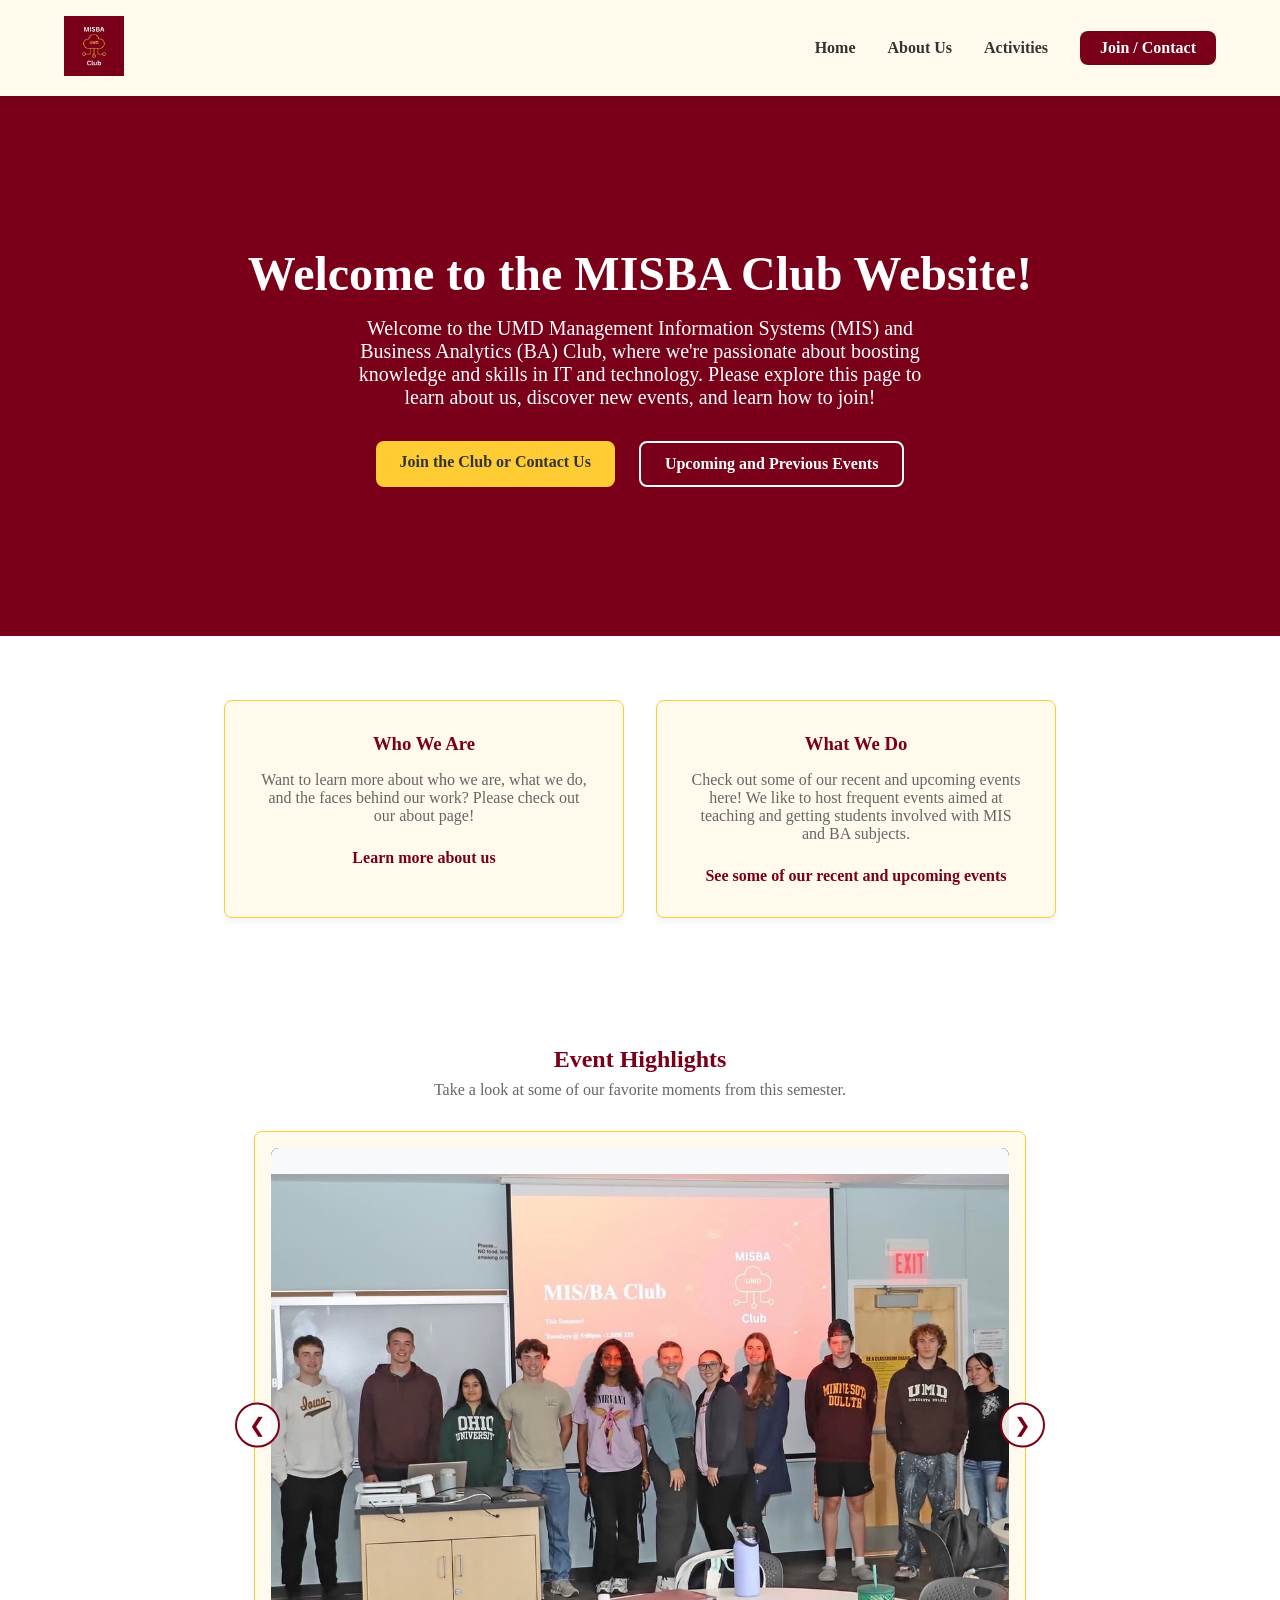
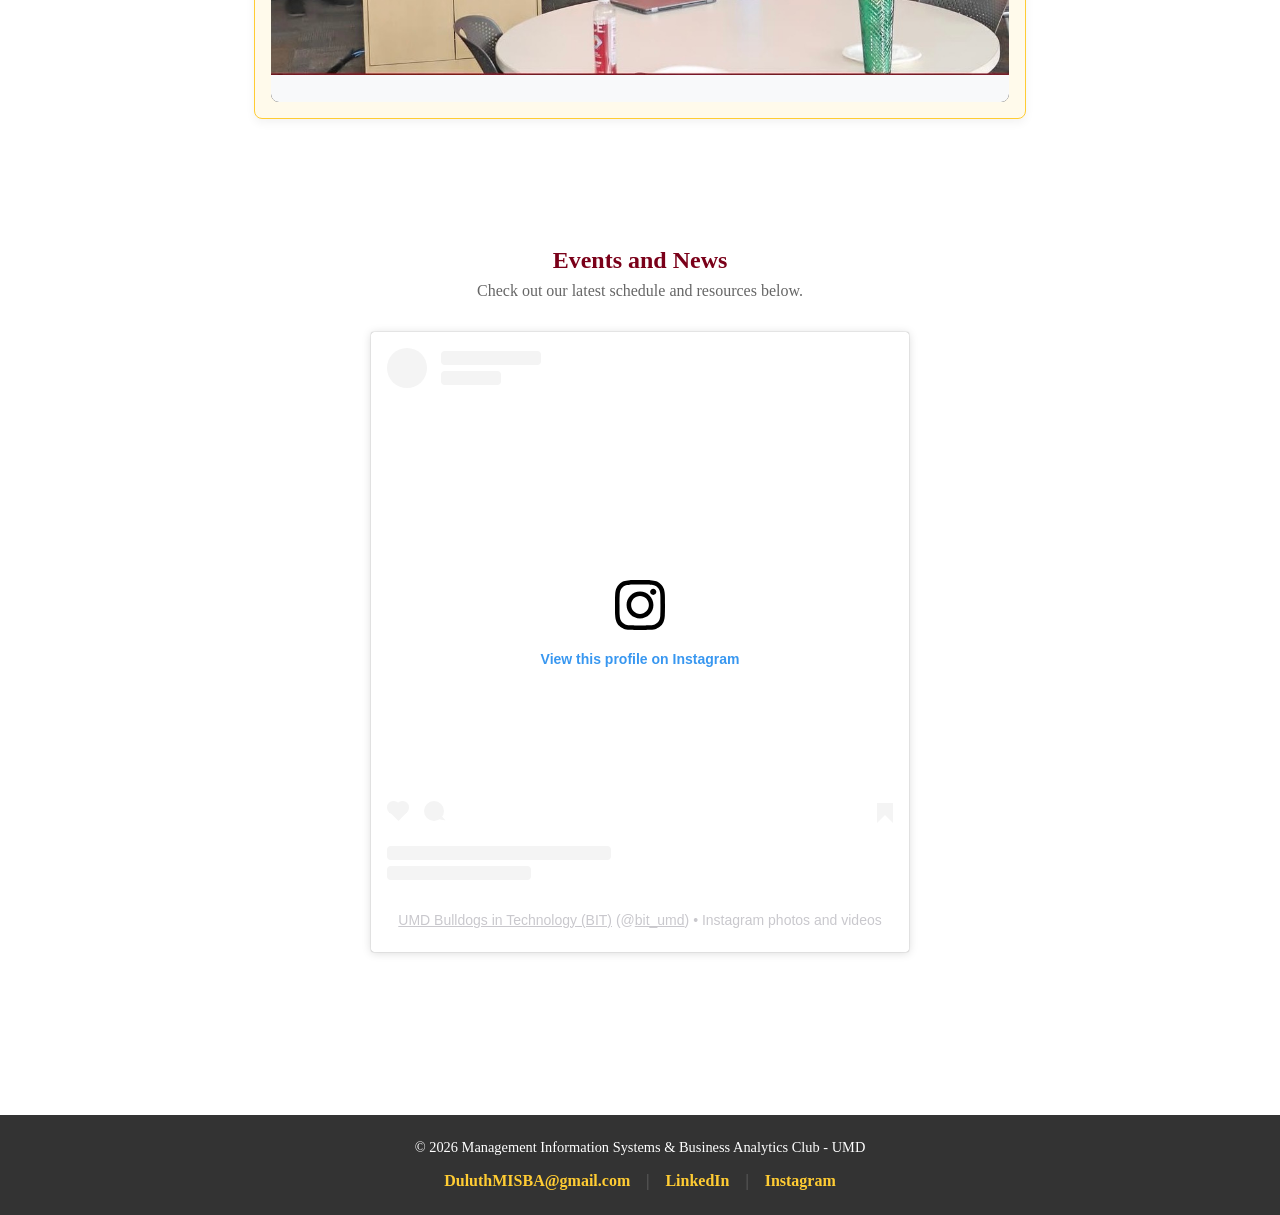
<file: index.html>
<!DOCTYPE html>
<html lang="en">
<head> 
  <meta charset="UTF-8">
  <meta name="viewport" content="width=device-width, initial-scale=1.0">
  <!-- Nothing above this line should need to be changed with the current layout.-->
  <title>MISBA Club | UMD</title> <!-- This is the site title that shows in your browser tab. Please update if desired. It is currently the same on all pages. -->
  <link rel="stylesheet" href="css/style.css"><!-- IMPORTANT! DO NOT DELETE! This contans all of the page's visual elements. If this is deleted, the page will look gross and will most likely break.-->
</head>
<body>
 <header class="main-header"> <!-- Everything within this section will appear in the header at the top of the page. It will be the same across all pages. If you choose to update it, make sure you update all other pages accordingly. That can be done by copy and pasting the new code in place of the old one. -->
    <div class="header-logo">
      <a href="/"> <!-- This links the header logo to the homepage-->
        <img src="assets/images/Logo.jpeg" alt="MISBA Club Logo"> <!--The header logo. This can be changed just be sure that the file name and path is correct.-->
      </a>
    </div>

    <button class="menu-toggle" id="mobile-menu-btn" aria-label="Toggle navigation"> <!-- This is the hamburger menu that only appears on mobile-->
      <svg viewBox="0 0 24 24" width="28" height="28" stroke="currentColor" stroke-width="2" fill="none" stroke-linecap="round" stroke-linejoin="round">
        <line x1="3" y1="12" x2="21" y2="12"></line>
        <line x1="3" y1="6" x2="21" y2="6"></line>
        <line x1="3" y1="18" x2="21" y2="18"></line>
      </svg>
    </button>

    <nav class="main-nav" id="nav-links"> <!-- The links that show on a computer -->
      <a href="/">Home</a> <!-- the "/" links it to the homepage without showing "/index",which gives the site a cleaner look overall-->
      <a href="about">About Us</a> 
      <a href="activities">Activities</a>
      <a href="contact" class="nav-btn">Join / Contact</a>
    </nav>
  </header>

  <main class="page-content">
    
    <section class="hero"> <!-- Everything within this section is the maroon space at the top of the index page. -->
      <div class="hero-content">
        <h1>Welcome to the MISBA Club Website!</h1>
        <p>Welcome to the UMD Management Information Systems (MIS) and Business Analytics (BA) Club, where we're passionate about boosting knowledge and skills in IT and technology. Please explore this page to learn about us, discover new events, and learn how to join!</p>
         
        <div class="hero-buttons"> <!-- These are the buttons that appear within the maroon section at the top of the page. They can be changed as desired. If linking to a page within this site, no need to include ".html", you can just enter the name of the page ex:"about". -->
          <a href="contact" class="btn btn-primary">Join the Club or Contact Us</a>
          <a href="activities" class="btn btn-secondary">Upcoming and Previous Events</a>
        </div>
      </div>
    </section>

    <section class="quick-summary"> <!-- This section contains the cards which call on users to interact with the page. -->
      
      <div class="summary-card"> <!-- This is the first card -->
        <h3>Who We Are</h3>
        <p>Want to learn more about who we are, what we do, and the faces behind our work? Please check out our about page!</p>
        <a href="about">Learn more about us</a>
      </div>
      
      <div class="summary-card"> <!-- This is the second card -->
        <h3>What We Do</h3>
        <p>Check out some of our recent and upcoming events here! We like to host frequent events aimed at teaching and getting students involved with MIS and BA subjects.</p>        
        <a href="activities">See some of our recent and upcoming events</a>
      </div>

    </section>

    <section class="gallery-section"> <!-- This is the image gallery! To update it, you can go to script.js and follow the instructions there. -->
      <h2>Event Highlights</h2>
      <p>Take a look at some of our favorite moments from this semester.</p>

      <div class="gallery-wrapper">
        <button class="gallery-btn prev-btn" aria-label="Previous image">&#10094;</button>

        <div class="gallery-track" id="galleryTrack"></div>

        <button class="gallery-btn next-btn" aria-label="Next image">&#10095;</button>
      </div>
    </section>

    <section class="live-embed-section"> <!-- This is the MISBA Club Instagram account embedded into the page. It should update on its own as new posts are made. -->
      <h2>Events and News</h2>
      <p>Check out our latest schedule and resources below.</p>
      
      <div class="embed-wrapper">
       <blockquote class="instagram-media" data-instgrm-permalink="https://www.instagram.com/bit_umd/?utm_source=ig_embed&amp;utm_campaign=loading" data-instgrm-version="14" style=" background:#FFF; border:0; border-radius:3px; box-shadow:0 0 1px 0 rgba(0,0,0,0.5),0 1px 10px 0 rgba(0,0,0,0.15); margin: 1px; max-width:540px; min-width:326px; padding:0; width:99.375%; width:-webkit-calc(100% - 2px); width:calc(100% - 2px);"><div style="padding:16px;"> <a href="https://www.instagram.com/bit_umd/?utm_source=ig_embed&amp;utm_campaign=loading" style=" background:#FFFFFF; line-height:0; padding:0 0; text-align:center; text-decoration:none; width:100%;" target="_blank"> <div style=" display: flex; flex-direction: row; align-items: center;"> <div style="background-color: #F4F4F4; border-radius: 50%; flex-grow: 0; height: 40px; margin-right: 14px; width: 40px;"></div> <div style="display: flex; flex-direction: column; flex-grow: 1; justify-content: center;"> <div style=" background-color: #F4F4F4; border-radius: 4px; flex-grow: 0; height: 14px; margin-bottom: 6px; width: 100px;"></div> <div style=" background-color: #F4F4F4; border-radius: 4px; flex-grow: 0; height: 14px; width: 60px;"></div></div></div><div style="padding: 19% 0;"></div> <div style="display:block; height:50px; margin:0 auto 12px; width:50px;"><svg width="50px" height="50px" viewBox="0 0 60 60" version="1.1" xmlns="https://www.w3.org/2000/svg" xmlns:xlink="https://www.w3.org/1999/xlink"><g stroke="none" stroke-width="1" fill="none" fill-rule="evenodd"><g transform="translate(-511.000000, -20.000000)" fill="#000000"><g><path d="M556.869,30.41 C554.814,30.41 553.148,32.076 553.148,34.131 C553.148,36.186 554.814,37.852 556.869,37.852 C558.924,37.852 560.59,36.186 560.59,34.131 C560.59,32.076 558.924,30.41 556.869,30.41 M541,60.657 C535.114,60.657 530.342,55.887 530.342,50 C530.342,44.114 535.114,39.342 541,39.342 C546.887,39.342 551.658,44.114 551.658,50 C551.658,55.887 546.887,60.657 541,60.657 M541,33.886 C532.1,33.886 524.886,41.1 524.886,50 C524.886,58.899 532.1,66.113 541,66.113 C549.9,66.113 557.115,58.899 557.115,50 C557.115,41.1 549.9,33.886 541,33.886 M565.378,62.101 C565.244,65.022 564.756,66.606 564.346,67.663 C563.803,69.06 563.154,70.057 562.106,71.106 C561.058,72.155 560.06,72.803 558.662,73.347 C557.607,73.757 556.021,74.244 553.102,74.378 C549.944,74.521 548.997,74.552 541,74.552 C533.003,74.552 532.056,74.521 528.898,74.378 C525.979,74.244 524.393,73.757 523.338,73.347 C521.94,72.803 520.942,72.155 519.894,71.106 C518.846,70.057 518.197,69.06 517.654,67.663 C517.244,66.606 516.755,65.022 516.623,62.101 C516.479,58.943 516.448,57.996 516.448,50 C516.448,42.003 516.479,41.056 516.623,37.899 C516.755,34.978 517.244,33.391 517.654,32.338 C518.197,30.938 518.846,29.942 519.894,28.894 C520.942,27.846 521.94,27.196 523.338,26.654 C524.393,26.244 525.979,25.756 528.898,25.623 C532.057,25.479 533.004,25.448 541,25.448 C548.997,25.448 549.943,25.479 553.102,25.623 C556.021,25.756 557.607,26.244 558.662,26.654 C560.06,27.196 561.058,27.846 562.106,28.894 C563.154,29.942 563.803,30.938 564.346,32.338 C564.756,33.391 565.244,34.978 565.378,37.899 C565.522,41.056 565.552,42.003 565.552,50 C565.552,57.996 565.522,58.943 565.378,62.101 M570.82,37.631 C570.674,34.438 570.167,32.258 569.425,30.349 C568.659,28.377 567.633,26.702 565.965,25.035 C564.297,23.368 562.623,22.342 560.652,21.575 C558.743,20.834 556.562,20.326 553.369,20.18 C550.169,20.033 549.148,20 541,20 C532.853,20 531.831,20.033 528.631,20.18 C525.438,20.326 523.257,20.834 521.349,21.575 C519.376,22.342 517.703,23.368 516.035,25.035 C514.368,26.702 513.342,28.377 512.574,30.349 C511.834,32.258 511.326,34.438 511.181,37.631 C511.035,40.831 511,41.851 511,50 C511,58.147 511.035,59.17 511.181,62.369 C511.326,65.562 511.834,67.743 512.574,69.651 C513.342,71.625 514.368,73.296 516.035,74.965 C517.703,76.634 519.376,77.658 521.349,78.425 C523.257,79.167 525.438,79.673 528.631,79.82 C531.831,79.965 532.853,80.001 541,80.001 C549.148,80.001 550.169,79.965 553.369,79.82 C556.562,79.673 558.743,79.167 560.652,78.425 C562.623,77.658 564.297,76.634 565.965,74.965 C567.633,73.296 568.659,71.625 569.425,69.651 C570.167,67.743 570.674,65.562 570.82,62.369 C570.966,59.17 571,58.147 571,50 C571,41.851 570.966,40.831 570.82,37.631"></path></g></g></g></svg></div><div style="padding-top: 8px;"> <div style=" color:#3897f0; font-family:Arial,sans-serif; font-size:14px; font-style:normal; font-weight:550; line-height:18px;">View this profile on Instagram</div></div><div style="padding: 12.5% 0;"></div> <div style="display: flex; flex-direction: row; margin-bottom: 14px; align-items: center;"><div> <div style="background-color: #F4F4F4; border-radius: 50%; height: 12.5px; width: 12.5px; transform: translateX(0px) translateY(7px);"></div> <div style="background-color: #F4F4F4; height: 12.5px; transform: rotate(-45deg) translateX(3px) translateY(1px); width: 12.5px; flex-grow: 0; margin-right: 14px; margin-left: 2px;"></div> <div style="background-color: #F4F4F4; border-radius: 50%; height: 12.5px; width: 12.5px; transform: translateX(9px) translateY(-18px);"></div></div><div style="margin-left: 8px;"> <div style=" background-color: #F4F4F4; border-radius: 50%; flex-grow: 0; height: 20px; width: 20px;"></div> <div style=" width: 0; height: 0; border-top: 2px solid transparent; border-left: 6px solid #f4f4f4; border-bottom: 2px solid transparent; transform: translateX(16px) translateY(-4px) rotate(30deg)"></div></div><div style="margin-left: auto;"> <div style=" width: 0px; border-top: 8px solid #F4F4F4; border-right: 8px solid transparent; transform: translateY(16px);"></div> <div style=" background-color: #F4F4F4; flex-grow: 0; height: 12px; width: 16px; transform: translateY(-4px);"></div> <div style=" width: 0; height: 0; border-top: 8px solid #F4F4F4; border-left: 8px solid transparent; transform: translateY(-4px) translateX(8px);"></div></div></div> <div style="display: flex; flex-direction: column; flex-grow: 1; justify-content: center; margin-bottom: 24px;"> <div style=" background-color: #F4F4F4; border-radius: 4px; flex-grow: 0; height: 14px; margin-bottom: 6px; width: 224px;"></div> <div style=" background-color: #F4F4F4; border-radius: 4px; flex-grow: 0; height: 14px; width: 144px;"></div></div></a><p style=" color:#c9c8cd; font-family:Arial,sans-serif; font-size:14px; line-height:17px; margin-bottom:0; margin-top:8px; overflow:hidden; padding:8px 0 7px; text-align:center; text-overflow:ellipsis; white-space:nowrap;"><a href="https://www.instagram.com/bit_umd/?utm_source=ig_embed&amp;utm_campaign=loading" style=" color:#c9c8cd; font-family:Arial,sans-serif; font-size:14px; font-style:normal; font-weight:normal; line-height:17px;" target="_blank">UMD Bulldogs in Technology (BIT)</a> (@<a href="https://www.instagram.com/bit_umd/?utm_source=ig_embed&amp;utm_campaign=loading" style=" color:#c9c8cd; font-family:Arial,sans-serif; font-size:14px; font-style:normal; font-weight:normal; line-height:17px;" target="_blank">bit_umd</a>) • Instagram photos and videos</p></div></blockquote>
<script async src="//www.instagram.com/embed.js"></script>
      </div>
    </section>
  </main>

  <footer class="main-footer"> <!-- Everything within this section will appear in the footer at the bottom of the page. It will be the same across all sites. If you choose to update it, make sure you update all other pages accordingly. That can be done by copy and pasting the new code in place of the old one. -->
    <div class="footer-content">
      <p>&copy; 2026 Management Information Systems & Business Analytics Club - UMD</p> <!-- Copyrighgt statement -->
      
      <div class="footer-links">
        <a href="mailto:DuluthMISBA@gmail.com">DuluthMISBA@gmail.com</a> <!-- Launches the user's email application to send an email -->
        <span>|</span>
        <a href="https://www.linkedin.com/in/mis-ba-duluth/" target="_blank">LinkedIn</a> <!-- The MISBAC Linkedin -->
        <span>|</span>
        <a href="https://www.instagram.com/bit_umd/" target="_blank">Instagram</a> <!-- The MISBAC Instagram-->
      </div>
    </div>
  </footer>

  <script src="js/script.js"></script> <!-- THIS IS IMPORTANT, DO NOT DELETE IT! This is what tells the page to reference script.js for key functions. If you delete this, it will damage overall site functionality. -->
</body>
</html>
</file>
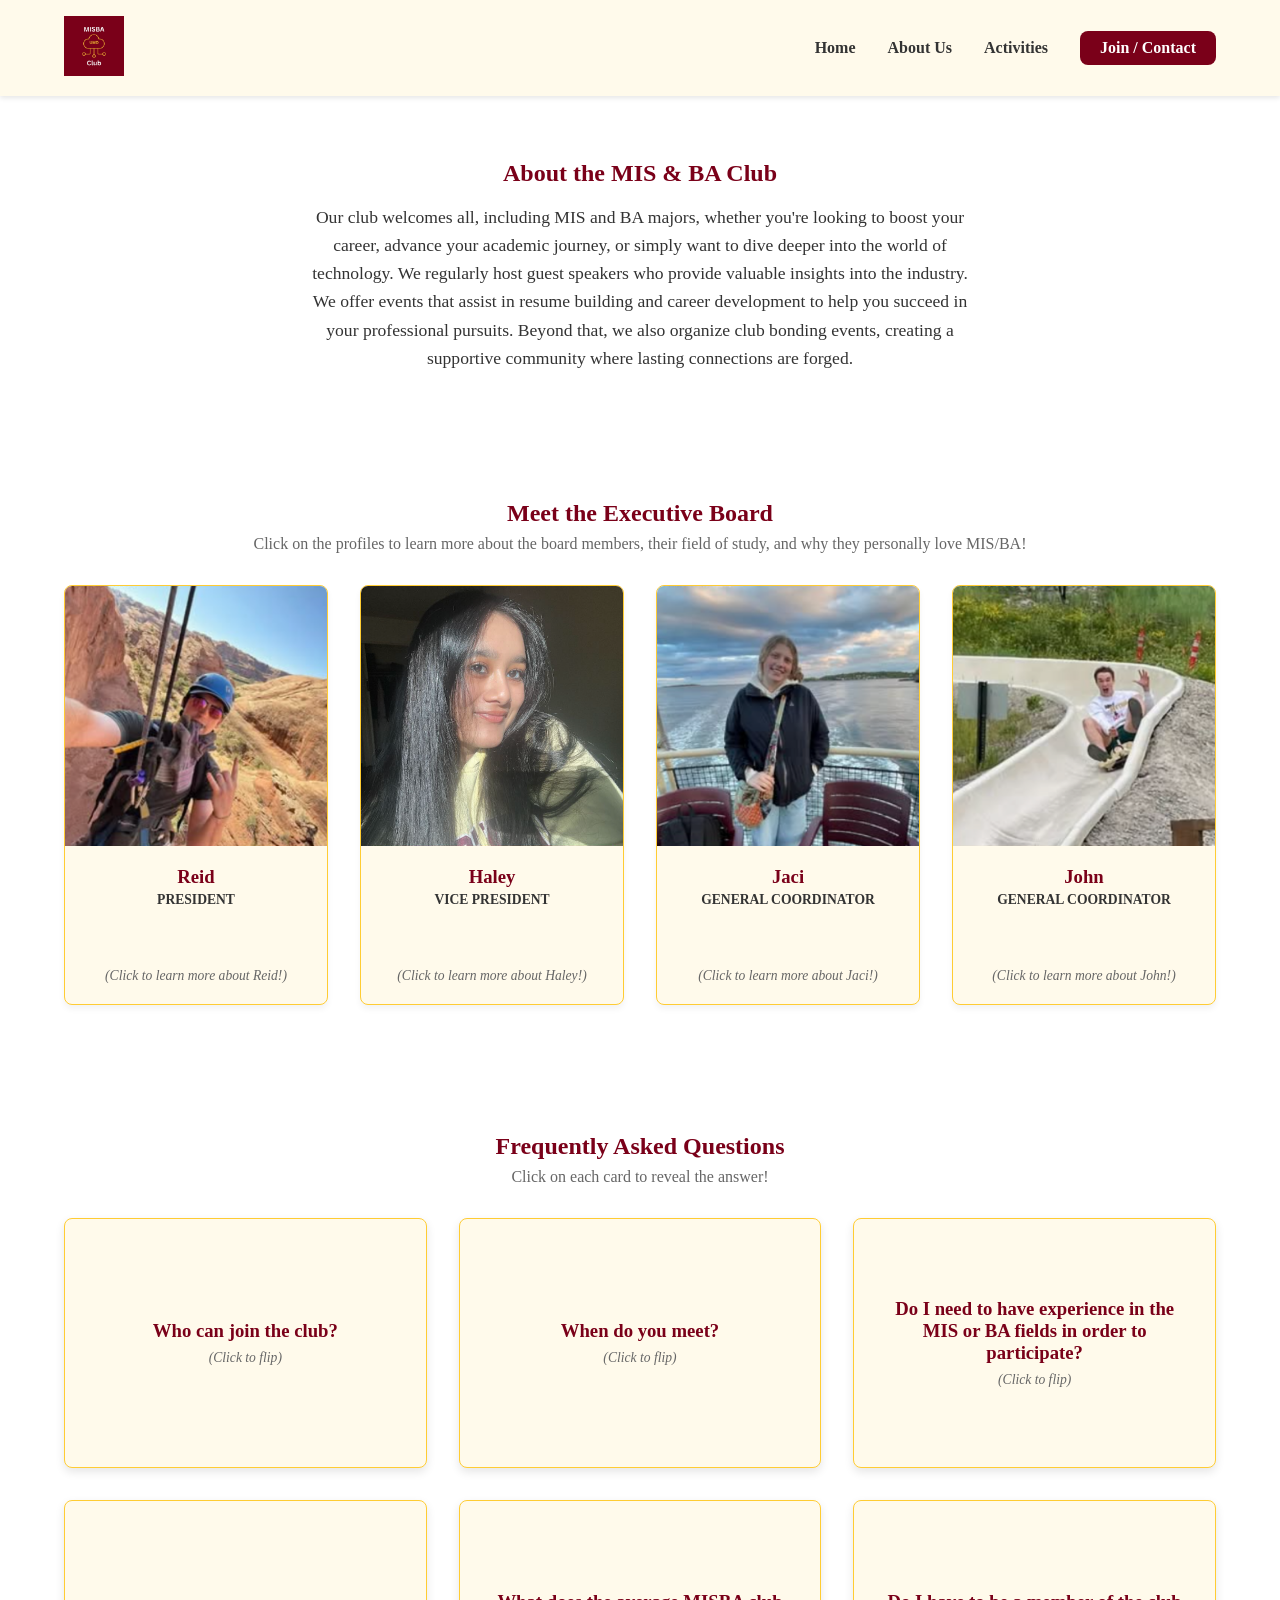
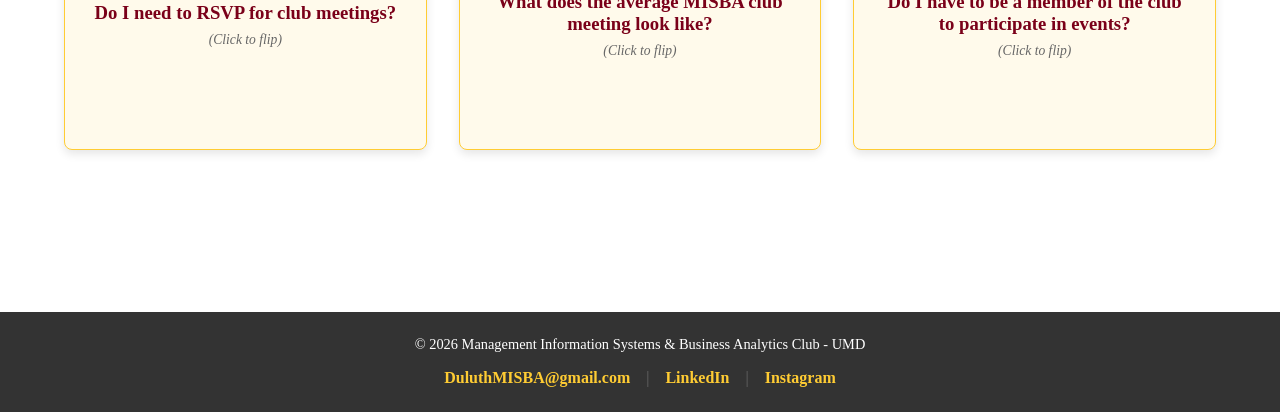
<file: about.html>
<!DOCTYPE html>
<html lang="en">
<head> 
  <meta charset="UTF-8">
  <meta name="viewport" content="width=device-width, initial-scale=1.0">
   <!-- Nothing above this line should need to be changed with the current layout.-->
  <title>MISBA Club | UMD</title> <!-- This is the site title that shows in your browser tab. Please update if desired. It is currently the same on all pages. -->
  <link rel="stylesheet" href="css/style.css"><!-- IMPORTANT! DO NOT DELETE! This contans all of the page's visual elements. If this is deleted, the page will look gross and will most likely break.-->
</head>
<body>
 <header class="main-header"> <!-- Everything within this section will appear in the header at the top of the page. It will be the same across all pages. If you choose to update it, make sure you update all other pages accordingly. That can be done by copy and pasting the new code in place of the old one. -->
    <div class="header-logo">
      <a href="/"> <!-- This links the header logo to the homepage-->
        <img src="assets/images/Logo.jpeg" alt="MISBA Club Logo"> <!--The header logo. This can be changed just be sure that the file name and path is correct.-->
      </a>
    </div>

    <button class="menu-toggle" id="mobile-menu-btn" aria-label="Toggle navigation"> <!-- This is the hamburger menu that only appears on mobile-->
      <svg viewBox="0 0 24 24" width="28" height="28" stroke="currentColor" stroke-width="2" fill="none" stroke-linecap="round" stroke-linejoin="round">
        <line x1="3" y1="12" x2="21" y2="12"></line>
        <line x1="3" y1="6" x2="21" y2="6"></line>
        <line x1="3" y1="18" x2="21" y2="18"></line>
      </svg>
    </button>

    <nav class="main-nav" id="nav-links"> <!-- The links that show on a computer -->
      <a href="/">Home</a> <!-- the "/" links it to the homepage without showing "/index",which gives the site a cleaner look overall-->
      <a href="about">About Us</a> 
      <a href="activities">Activities</a>
      <a href="contact" class="nav-btn">Join / Contact</a>
    </nav>
  </header>

  <main class="page-content">
    
    <section class="about-intro"> <!-- Overview of the MISBA Club -->
      <h2>About the MIS & BA Club</h2>
      <p>Our club welcomes all, including MIS and BA majors, whether you're looking to boost your career, advance your academic journey, or simply want to dive deeper into the world of technology. We regularly host guest speakers who provide valuable insights into the industry. We offer events that assist in resume building and career development to help you succeed in your professional pursuits. Beyond that, we also organize club bonding events, creating a supportive community where lasting connections are forged.</p>    
    </section>

    <section class="board-section"> <!-- This is the section that contains all of the board member information -->
      <h2>Meet the Executive Board</h2>
      <p>Click on the profiles to learn more about the board members, their field of study, and why they personally love MIS/BA!</p>
      
      <div class="board-grid"> <!-- Where the actual cards are located -->
        
        <div class="board-card"> <!-- This is the front of the first card. -->
          <img src="assets/images/board/P.png" alt="Reid" class="board-photo"> <!-- This is the photo on the card. When changing photos, it will be easiest to keep the current names, P.png, VP.png, GC1.png, GC2.png. This way you can just upload the new photos, delete the old ones, and the site wil update on its own. If adding more cards and/or changing photos, make sure that they are placed in the correct folder, and that the path is correct. Additionally, make sure to update the "alt" when changing photos so that the description accurately matches the photo. -->
           <div class="board-info">
            <h3>Reid</h3> <!-- Name -->
            <p class="board-title">President</p> <!-- Role -->
            <p class="click-hint">(Click to learn more about Reid!)</p> <!-- Update to match name -->
          </div>

          <div class="board-overlay"> <!-- This is the back of the first card -->
            <h3>Reid - President</h3> <!-- Name - Role -->
            <hr style="width: 50%; margin: 0.5rem auto 1rem auto; border: 1px solid var(--secondary-color);">
            <p><strong>Major:</strong> Actuary Science</p> <!-- Major -->
            <p><strong>Minor:</strong> Business Analytics</p> <!-- Minor. This is optional. If not applicable, it can be deleted entirely. If the card doesn't have this, you can copy it over to that card. -->
            <p><strong>Year:</strong> Junior</p> <!-- Year in school -->
            <p><strong>Why I love MISBA:</strong> "Gives me the opportunity to be a part of the cutting edge of something. It also creates different perspectives, and by tracking and analyzing, you can make better predictions."</p> <!-- Why they love the club. -->
          </div>
        </div>
        
        <div class="board-card"> <!-- This is the front of the second card -->
          <img src="assets/images/board/VP.png" alt="Haley" class="board-photo"> <!-- This is the photo on the card. When changing photos, it will be easiest to keep the current names, P.png, VP.png, GC1.png, GC2.png. This way you can just upload the new photos, delete the old ones, and the site wil update on its own. If adding more cards and/or changing photos, make sure that they are placed in the correct folder, and that the path is correct. Additionally, make sure to update the "alt" when changing photos so that the description accurately matches the photo. -->
          <div class="board-info">
            <h3>Haley</h3> <!-- Name -->
            <p class="board-title">Vice President</p> <!-- Role -->
            <p class="click-hint">(Click to learn more about Haley!)</p> <!-- Update to match name -->
          </div>

          <div class="board-overlay"> <!-- This is the back of the second card -->
            <h3>Haley - Vice President</h3><!-- Name - Role -->
            <hr style="width: 50%; margin: 0.5rem auto 1rem auto; border: 1px solid var(--secondary-color);">
           <p><strong>Major:</strong> Business Analytics & Human Resource Management</p> <!-- Major -->
            <p><strong>Year:</strong> Senior</p> <!-- Year in school -->
            <p><strong>Why I love MISBA:</strong> "I'm especially interested in how it connects to the human side of business, like in HR, where data can be used to understand people better and improve the workplace."</p> <!-- Why they love the club. -->
          </div>
        </div>
        
        <div class="board-card"> <!-- This is the front of the third card. -->
          <img src="assets/images/board/GC1.png" alt="Jaci" class="board-photo"> <!-- This is the photo on the card. When changing photos, it will be easiest to keep the current names, P.png, VP.png, GC1.png, GC2.png. This way you can just upload the new photos, delete the old ones, and the site wil update on its own. If adding more cards and/or changing photos, make sure that they are placed in the correct folder, and that the path is correct. Additionally, make sure to update the "alt" when changing photos so that the description accurately matches the photo. -->
          <div class="board-info">
            <h3>Jaci</h3><!-- Name -->
            <p class="board-title">General Coordinator</p> <!-- Role -->
            <p class="click-hint">(Click to learn more about Jaci!)</p> <!-- Update to match name -->
          </div>

          <div class="board-overlay"> <!-- This is the back of the third card. -->
            <h3>Jaci - General Coordinator</h3><!-- Name - Role -->
            <hr style="width: 50%; margin: 0.5rem auto 1rem auto; border: 1px solid var(--secondary-color);">
            <p><strong>Major:</strong> Business Analytics & Economics</p> <!-- Major -->
            <p><strong>Minor:</strong> Spanish</p> <!-- Minor. This is optional. If not applicable, it can be deleted entirely. If the card doesn't have this, you can copy it over to that card. -->
            <p><strong>Year:</strong> Junior</p> <!-- Year in school -->
            <p><strong>Why I love MISBA:</strong> "I like how MIS/BA connects logic with data and helps turn information into predictions and decisions. I also like how so many companies use analytics, because it broadens my career possibilities."</p> <!-- Why they love the club. -->
          </div>
        </div>
      
        <div class="board-card"> <!-- This is the front of the fourth card. -->
          <img src="assets/images/board/GC2.png" alt="John" class="board-photo"> <!-- This is the photo on the card. When changing photos, it will be easiest to keep the current names, P.png, VP.png, GC1.png, GC2.png. This way you can just upload the new photos, delete the old ones, and the site wil update on its own. If adding more cards and/or changing photos, make sure that they are placed in the correct folder, and that the path is correct. Additionally, make sure to update the "alt" when changing photos so that the description accurately matches the photo. -->
          <div class="board-info">
            <h3>John</h3> <!-- Name -->
            <p class="board-title">General Coordinator</p> <!-- Role -->
            <p class="click-hint">(Click to learn more about John!)</p> <!-- Update to match name -->
          </div>

          <div class="board-overlay"> <!-- This is the back of the fourth card. -->
            <h3>John - General Coordinator</h3> <!-- Name - Role -->
            <hr style="width: 50%; margin: 0.5rem auto 1rem auto; border: 1px solid var(--secondary-color);">
            <p><strong>Major:</strong> Business Analytics</p> <!-- Major -->
            <p><strong>Minor:</strong> Management Information Systems</p> <!-- Minor. This is optional. If not applicable, it can be deleted entirely. If the card doesn't have this, you can copy it over to that card. -->
            <p><strong>Year:</strong> Junior</p> <!-- Year in school -->
            <p><strong>Why I love MISBA:</strong> "Being able to be a part of a community that works with data and logic. It offers new ways to think that connect to the workforce. You meet people in the career, see what the job is like, and start building a network."</p> <!-- Why they love the club. -->
          </div>
        </div>
        
        <!-- If you would like to add more cards, you can copy and paste the code from previous cards directly above this line. -->
      </div> </section>

    <section class="qa-section"> <!-- This is the FAQ/Q&A section. It contains the cards which answer frequently asked questions in a fun, flashcard-style manner. Please update as necesarry. -->
      <h2>Frequently Asked Questions</h2>
      <p>Click on each card to reveal the answer!</p>
      
      <div class="qa-grid">
        
        <div class="flip-card"> 
          <div class="flip-card-inner">
            <div class="flip-card-front"> <!-- Front of first card. -->
              <h3>Who can join the club?</h3> <!-- Question -->
              <p class="click-hint">(Click to flip)</p> <!-- Hint -->
            </div>
            <div class="flip-card-back"> <!-- Back of first card. -->
              <p>Anyone! While we focus on MIS and Business Analytics, students from all majors at UMD who are interested in the intersection of business and technology are welcome to join.</p> <!-- Answer -->
            </div>
          </div>
        </div>

        <div class="flip-card">
          <div class="flip-card-inner"> 
            <div class="flip-card-front"> <!-- Front of second card. -->
              <h3>When do you meet?</h3> <!-- Question -->
              <p class="click-hint">(Click to flip)</p> <!-- Hint -->
            </div>
            <div class="flip-card-back"> <!-- Back of second card. -->
            <p>All of our meeting dates can be found on our <a href="https://www.instagram.com/bit_umd/" target="_blank">Instagram page!</a></p>  <!-- Answer -->
            </div>
          </div>
        </div>

        <div class="flip-card">
          <div class="flip-card-inner"> 
            <div class="flip-card-front"> <!-- Front of third card. -->
              <h3>Do I need to have experience in the MIS or BA fields in order to participate?</h3> <!-- Question -->
              <p class="click-hint">(Click to flip)</p> <!-- Hint -->
            </div>
            <div class="flip-card-back"> <!-- Back of third card. -->
              <p>Not at all! While having experience can be helpful, we don't want that to be a barrier for anyone! Feel free to come to our events and learn as much as you want!</p> <!-- Answer -->
            </div>
          </div>
        </div>

        <div class="flip-card">
          <div class="flip-card-inner"> 
            <div class="flip-card-front"> <!-- Front of fourth card. -->
              <h3>Do I need to RSVP for club meetings?</h3> <!-- Question -->
              <p class="click-hint">(Click to flip)</p> <!-- Hint -->
            </div>
            <div class="flip-card-back"> <!-- Back of fourth card. -->
              <p>There is rarely a requirement to RSVP before an event. You can find all information on our <a href="https://www.instagram.com/misbac_umd" target="_blank">Instagram page.</a></p>  <!-- Answer -->
            </div>
          </div>
        </div>

        <div class="flip-card">
          <div class="flip-card-inner">  
            <div class="flip-card-front"> <!-- Front of fifth card. -->
              <h3>What does the average MISBA club meeting look like?</h3> <!-- Question -->
              <p class="click-hint">(Click to flip)</p> <!-- Hint -->
            </div>
            <div class="flip-card-back"> <!-- Back of fifth card. -->
            <p>We have a wide array of events and offerings. A few common topics include, but are certainly not limited to: AI, ethics, competitions, and much more!</p>  <!-- Answer -->
            </div>
          </div>
        </div>

        <div class="flip-card">
          <div class="flip-card-inner"> 
            <div class="flip-card-front"> <!-- Front of sixth card. -->
              <h3>Do I have to be a member of the club to participate in events?</h3> <!-- Question -->
              <p class="click-hint">(Click to flip)</p> <!-- Hint -->
            </div>
            <div class="flip-card-back"> <!-- Back of sixth card. -->
              <p>Nope! While we encourage you to join the club, you can always attend an event if you're curious about the club. We are excited to see you at a future event!</p>  <!-- Answer -->
            </div>
          </div>
        </div>

        <!-- If you would like to add more cards, you can copy and paste the code directly above this line.-->
      </div> 
    </section>

  </main> 
  <footer class="main-footer"> <!-- Everything within this section will appear in the footer at the bottom of the page. It will be the same across all pages. If you choose to update it, make sure you update all other pages accordingly. That can be done by copy and pasting the new code in place of the old one. -->
    <div class="footer-content">
      <p>&copy; 2026 Management Information Systems & Business Analytics Club - UMD</p> <!-- Copyrighgt statement -->
      
      <div class="footer-links">
        <a href="mailto:DuluthMISBA@gmail.com">DuluthMISBA@gmail.com</a> <!-- Launches the user's email application to send an email -->
        <span>|</span>
        <a href="https://www.linkedin.com/in/mis-ba-duluth/" target="_blank">LinkedIn</a> <!-- The MISBAC Linkedin -->
        <span>|</span>
        <a href="https://www.instagram.com/bit_umd/" target="_blank">Instagram</a> <!-- The MISBAC Instagram-->
      </div>
    </div>
  </footer>

  <script src="js/script.js"></script> <!-- THIS IS IMPORTANT, DO NOT DELETE IT! This is what tells the page to reference script.js for key functions. If you delete this, it will damage overall site functionality. -->
</body>
</html>
</file>
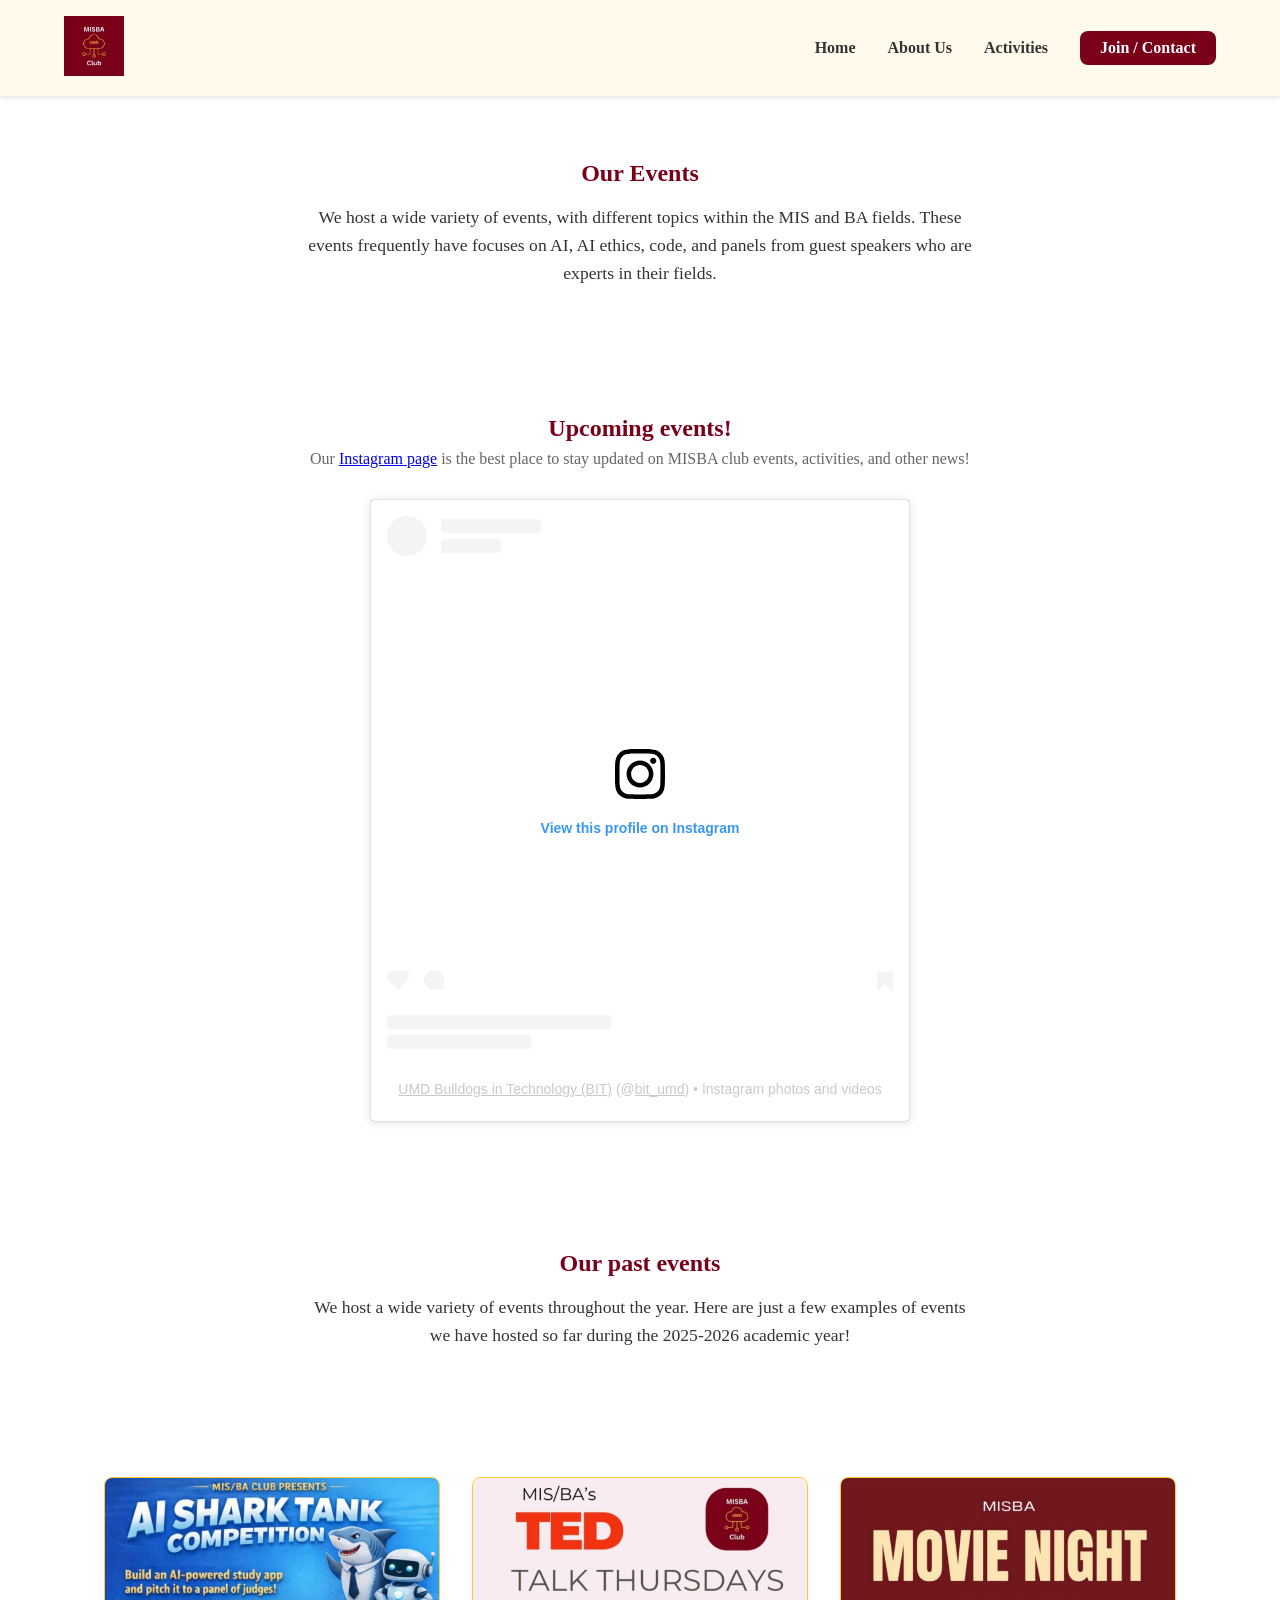
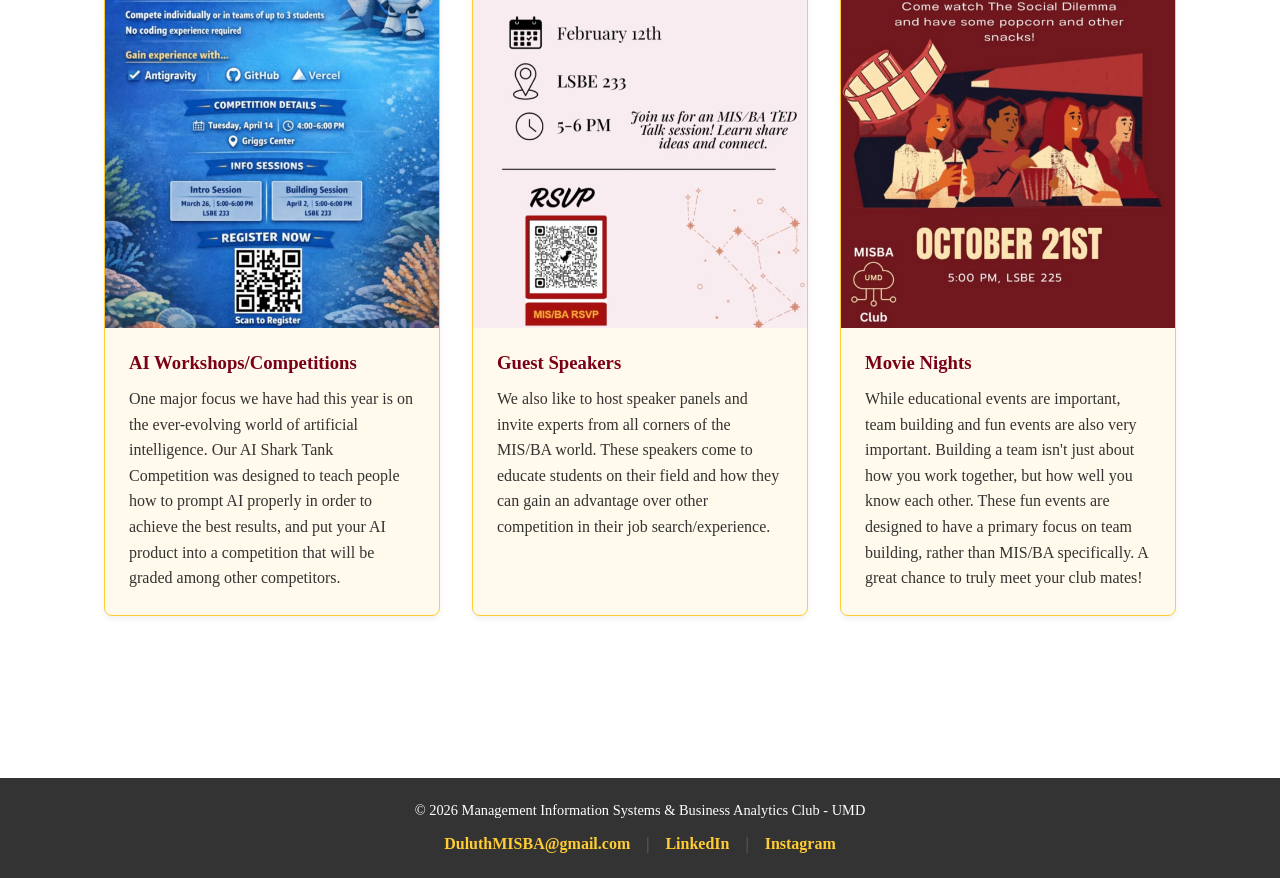
<file: activities.html>
<!DOCTYPE html>
<html lang="en">
<head> 
  <meta charset="UTF-8">
  <meta name="viewport" content="width=device-width, initial-scale=1.0">
   <!-- Nothing above this line should need to be changed with the current layout.-->
  <title>MISBA Club | UMD</title> <!-- This is the site title that shows in your browser tab. Please update if desired. It is currently the same on all pages. -->
  <link rel="stylesheet" href="css/style.css"><!-- IMPORTANT! DO NOT DELETE! This contans all of the page's visual elements. If this is deleted, the page will look gross and will most likely break.-->
</head>
<body>
 <header class="main-header"> <!-- Everything within this section will appear in the header at the top of the page. It will be the same across all pages. If you choose to update it, make sure you update all other pages accordingly. That can be done by copy and pasting the new code in place of the old one. -->
    <div class="header-logo">
      <a href="/"> <!-- This links the header logo to the homepage-->
        <img src="assets/images/Logo.jpeg" alt="MISBA Club Logo"> <!--The header logo. This can be changed just be sure that the file name and path is correct.-->
      </a>
    </div>

    <button class="menu-toggle" id="mobile-menu-btn" aria-label="Toggle navigation"> <!-- This is the hamburger menu that only appears on mobile-->
      <svg viewBox="0 0 24 24" width="28" height="28" stroke="currentColor" stroke-width="2" fill="none" stroke-linecap="round" stroke-linejoin="round">
        <line x1="3" y1="12" x2="21" y2="12"></line>
        <line x1="3" y1="6" x2="21" y2="6"></line>
        <line x1="3" y1="18" x2="21" y2="18"></line>
      </svg>
    </button>

    <nav class="main-nav" id="nav-links"> <!-- The links that show on a computer -->
      <a href="/">Home</a> <!-- the "/" links it to the homepage without showing "/index",which gives the site a cleaner look overall-->
      <a href="about">About Us</a> 
      <a href="activities">Activities</a>
      <a href="contact" class="nav-btn">Join / Contact</a>
    </nav>
  </header>

  <main class="page-content">
        
    <section class="about-intro"> <!-- This is the intro section for this page-->
      <h2>Our Events</h2>
      <p>We host a wide variety of events, with different topics within the MIS and BA fields. These events frequently have focuses on AI, AI ethics, code, and panels from guest speakers who are experts in their fields.</p>    
    </section>

    <section class="live-embed-section"> <!-- This is the MISBAC Instagram page. It should update automatically as new posts are made. -->
      <h2>Upcoming events!</h2>
      <p>Our <a href="https://www.instagram.com/bit_umd/" target="_blank">Instagram page</a> is the best place to stay updated on MISBA club events, activities, and other news!</p>
      
      <div class="embed-wrapper"> <!-- This is the actual embed code provided by Instagram -->
       <blockquote class="instagram-media" data-instgrm-permalink="https://www.instagram.com/bit_umd/?utm_source=ig_embed&amp;utm_campaign=loading" data-instgrm-version="14" style=" background:#FFF; border:0; border-radius:3px; box-shadow:0 0 1px 0 rgba(0,0,0,0.5),0 1px 10px 0 rgba(0,0,0,0.15); margin: 1px; max-width:540px; min-width:326px; padding:0; width:99.375%; width:-webkit-calc(100% - 2px); width:calc(100% - 2px);"><div style="padding:16px;"> <a href="https://www.instagram.com/bit_umd/?utm_source=ig_embed&amp;utm_campaign=loading" style=" background:#FFFFFF; line-height:0; padding:0 0; text-align:center; text-decoration:none; width:100%;" target="_blank"> <div style=" display: flex; flex-direction: row; align-items: center;"> <div style="background-color: #F4F4F4; border-radius: 50%; flex-grow: 0; height: 40px; margin-right: 14px; width: 40px;"></div> <div style="display: flex; flex-direction: column; flex-grow: 1; justify-content: center;"> <div style=" background-color: #F4F4F4; border-radius: 4px; flex-grow: 0; height: 14px; margin-bottom: 6px; width: 100px;"></div> <div style=" background-color: #F4F4F4; border-radius: 4px; flex-grow: 0; height: 14px; width: 60px;"></div></div></div><div style="padding: 19% 0;"></div> <div style="display:block; height:50px; margin:0 auto 12px; width:50px;"><svg width="50px" height="50px" viewBox="0 0 60 60" version="1.1" xmlns="https://www.w3.org/2000/svg" xmlns:xlink="https://www.w3.org/1999/xlink"><g stroke="none" stroke-width="1" fill="none" fill-rule="evenodd"><g transform="translate(-511.000000, -20.000000)" fill="#000000"><g><path d="M556.869,30.41 C554.814,30.41 553.148,32.076 553.148,34.131 C553.148,36.186 554.814,37.852 556.869,37.852 C558.924,37.852 560.59,36.186 560.59,34.131 C560.59,32.076 558.924,30.41 556.869,30.41 M541,60.657 C535.114,60.657 530.342,55.887 530.342,50 C530.342,44.114 535.114,39.342 541,39.342 C546.887,39.342 551.658,44.114 551.658,50 C551.658,55.887 546.887,60.657 541,60.657 M541,33.886 C532.1,33.886 524.886,41.1 524.886,50 C524.886,58.899 532.1,66.113 541,66.113 C549.9,66.113 557.115,58.899 557.115,50 C557.115,41.1 549.9,33.886 541,33.886 M565.378,62.101 C565.244,65.022 564.756,66.606 564.346,67.663 C563.803,69.06 563.154,70.057 562.106,71.106 C561.058,72.155 560.06,72.803 558.662,73.347 C557.607,73.757 556.021,74.244 553.102,74.378 C549.944,74.521 548.997,74.552 541,74.552 C533.003,74.552 532.056,74.521 528.898,74.378 C525.979,74.244 524.393,73.757 523.338,73.347 C521.94,72.803 520.942,72.155 519.894,71.106 C518.846,70.057 518.197,69.06 517.654,67.663 C517.244,66.606 516.755,65.022 516.623,62.101 C516.479,58.943 516.448,57.996 516.448,50 C516.448,42.003 516.479,41.056 516.623,37.899 C516.755,34.978 517.244,33.391 517.654,32.338 C518.197,30.938 518.846,29.942 519.894,28.894 C520.942,27.846 521.94,27.196 523.338,26.654 C524.393,26.244 525.979,25.756 528.898,25.623 C532.057,25.479 533.004,25.448 541,25.448 C548.997,25.448 549.943,25.479 553.102,25.623 C556.021,25.756 557.607,26.244 558.662,26.654 C560.06,27.196 561.058,27.846 562.106,28.894 C563.154,29.942 563.803,30.938 564.346,32.338 C564.756,33.391 565.244,34.978 565.378,37.899 C565.522,41.056 565.552,42.003 565.552,50 C565.552,57.996 565.522,58.943 565.378,62.101 M570.82,37.631 C570.674,34.438 570.167,32.258 569.425,30.349 C568.659,28.377 567.633,26.702 565.965,25.035 C564.297,23.368 562.623,22.342 560.652,21.575 C558.743,20.834 556.562,20.326 553.369,20.18 C550.169,20.033 549.148,20 541,20 C532.853,20 531.831,20.033 528.631,20.18 C525.438,20.326 523.257,20.834 521.349,21.575 C519.376,22.342 517.703,23.368 516.035,25.035 C514.368,26.702 513.342,28.377 512.574,30.349 C511.834,32.258 511.326,34.438 511.181,37.631 C511.035,40.831 511,41.851 511,50 C511,58.147 511.035,59.17 511.181,62.369 C511.326,65.562 511.834,67.743 512.574,69.651 C513.342,71.625 514.368,73.296 516.035,74.965 C517.703,76.634 519.376,77.658 521.349,78.425 C523.257,79.167 525.438,79.673 528.631,79.82 C531.831,79.965 532.853,80.001 541,80.001 C549.148,80.001 550.169,79.965 553.369,79.82 C556.562,79.673 558.743,79.167 560.652,78.425 C562.623,77.658 564.297,76.634 565.965,74.965 C567.633,73.296 568.659,71.625 569.425,69.651 C570.167,67.743 570.674,65.562 570.82,62.369 C570.966,59.17 571,58.147 571,50 C571,41.851 570.966,40.831 570.82,37.631"></path></g></g></g></svg></div><div style="padding-top: 8px;"> <div style=" color:#3897f0; font-family:Arial,sans-serif; font-size:14px; font-style:normal; font-weight:550; line-height:18px;">View this profile on Instagram</div></div><div style="padding: 12.5% 0;"></div> <div style="display: flex; flex-direction: row; margin-bottom: 14px; align-items: center;"><div> <div style="background-color: #F4F4F4; border-radius: 50%; height: 12.5px; width: 12.5px; transform: translateX(0px) translateY(7px);"></div> <div style="background-color: #F4F4F4; height: 12.5px; transform: rotate(-45deg) translateX(3px) translateY(1px); width: 12.5px; flex-grow: 0; margin-right: 14px; margin-left: 2px;"></div> <div style="background-color: #F4F4F4; border-radius: 50%; height: 12.5px; width: 12.5px; transform: translateX(9px) translateY(-18px);"></div></div><div style="margin-left: 8px;"> <div style=" background-color: #F4F4F4; border-radius: 50%; flex-grow: 0; height: 20px; width: 20px;"></div> <div style=" width: 0; height: 0; border-top: 2px solid transparent; border-left: 6px solid #f4f4f4; border-bottom: 2px solid transparent; transform: translateX(16px) translateY(-4px) rotate(30deg)"></div></div><div style="margin-left: auto;"> <div style=" width: 0px; border-top: 8px solid #F4F4F4; border-right: 8px solid transparent; transform: translateY(16px);"></div> <div style=" background-color: #F4F4F4; flex-grow: 0; height: 12px; width: 16px; transform: translateY(-4px);"></div> <div style=" width: 0; height: 0; border-top: 8px solid #F4F4F4; border-left: 8px solid transparent; transform: translateY(-4px) translateX(8px);"></div></div></div> <div style="display: flex; flex-direction: column; flex-grow: 1; justify-content: center; margin-bottom: 24px;"> <div style=" background-color: #F4F4F4; border-radius: 4px; flex-grow: 0; height: 14px; margin-bottom: 6px; width: 224px;"></div> <div style=" background-color: #F4F4F4; border-radius: 4px; flex-grow: 0; height: 14px; width: 144px;"></div></div></a><p style=" color:#c9c8cd; font-family:Arial,sans-serif; font-size:14px; line-height:17px; margin-bottom:0; margin-top:8px; overflow:hidden; padding:8px 0 7px; text-align:center; text-overflow:ellipsis; white-space:nowrap;"><a href="https://www.instagram.com/bit_umd/?utm_source=ig_embed&amp;utm_campaign=loading" style=" color:#c9c8cd; font-family:Arial,sans-serif; font-size:14px; font-style:normal; font-weight:normal; line-height:17px;" target="_blank">UMD Bulldogs in Technology (BIT)</a> (@<a href="https://www.instagram.com/bit_umd/?utm_source=ig_embed&amp;utm_campaign=loading" style=" color:#c9c8cd; font-family:Arial,sans-serif; font-size:14px; font-style:normal; font-weight:normal; line-height:17px;" target="_blank">bit_umd</a>) • Instagram photos and videos</p></div></blockquote>
<script async src="//www.instagram.com/embed.js"></script>
      </div>
    </section>

    <section class="about-intro"> <!-- Overview of some previous events. If you update it, make sure that the photo name and path is corrent. I reccoment keeping the current name structure (Event1.png etc.), that way you don't need to update the photo every time. Make sure it is in the assets/images/events folder. -->
      <h2>Our past events</h2>
      <p>We host a wide variety of events throughout the year. Here are just a few examples of events we have hosted so far during the 2025-2026 academic year!</p>
    </section>

    <section class="info-section">
      <div class="info-grid">
        
        <div class="info-card"> <!-- This is the first card -->
          <img src="assets/images/events/Event1.png" alt="AI Sharks Tank Competition"> <!-- Photo. If updates, make sure the image is in the correct folder, and update the description.-->
          <div class="info-content">
            <h3>AI Workshops/Competitions</h3> <!-- Event title -->
            <p>One major focus we have had this year is on the ever-evolving world of artificial intelligence. Our AI Shark Tank Competition was designed to teach people how to prompt AI properly in order to achieve the best results, and put your AI product into a competition that will be graded among other competitors.</p> <!-- Event description -->
          </div>
        </div>

        <div class="info-card"> <!-- This is the second card -->
          <img src="assets/images/events/Event2.png" alt="Guest Speakers Panel"> <!-- Photo. If updates, make sure the image is in the correct folder, and update the description.-->
          <div class="info-content">
            <h3>Guest Speakers</h3> <!-- Event title -->
            <p>We also like to host speaker panels and invite experts from all corners of the MIS/BA world. These speakers come to educate students on their field and how they can gain an advantage over other competition in their job search/experience.</p> <!-- Event description -->
          </div>
        </div>

        <div class="info-card"> <!-- This is the third card -->
          <img src="assets/images/events/Event3.png" alt="Movie Night"><!-- Photo. If updates, make sure the image is in the correct folder, and update the description.-->
          <div class="info-content">
            <h3>Movie Nights</h3> <!-- Event title -->
            <p>While educational events are important, team building and fun events are also very important. Building a team isn't just about how you work together, but how well you know each other. These fun events are designed to have a primary focus on team building, rather than MIS/BA specifically. A great chance to truly meet your club mates!</p> <!-- Event description -->
          </div>
        </div>

      </div> 
    </section>
  </main> 
  <footer class="main-footer"> <!-- Everything within this section will appear in the footer at the bottom of the page. It will be the same across all sites. If you choose to update it, make sure you update all other pages accordingly. That can be done by copy and pasting the new code in place of the old one. -->
    <div class="footer-content">
      <p>&copy; 2026 Management Information Systems & Business Analytics Club - UMD</p> <!-- Copyrighgt statement -->
      
      <div class="footer-links">
        <a href="mailto:DuluthMISBA@gmail.com">DuluthMISBA@gmail.com</a> <!-- Launches the user's email application to send an email -->
        <span>|</span>
        <a href="https://www.linkedin.com/in/mis-ba-duluth/" target="_blank">LinkedIn</a> <!-- The MISBAC Linkedin -->
        <span>|</span>
        <a href="https://www.instagram.com/bit_umd/" target="_blank">Instagram</a> <!-- The MISBAC Instagram-->
      </div>
    </div>
  </footer>

  <script src="js/script.js"></script> <!-- THIS IS IMPORTANT, DO NOT DELETE IT! This is what tells the page to reference script.js for key functions. If you delete this, it will damage overall site functionality. -->
</body>
</html>
</file>
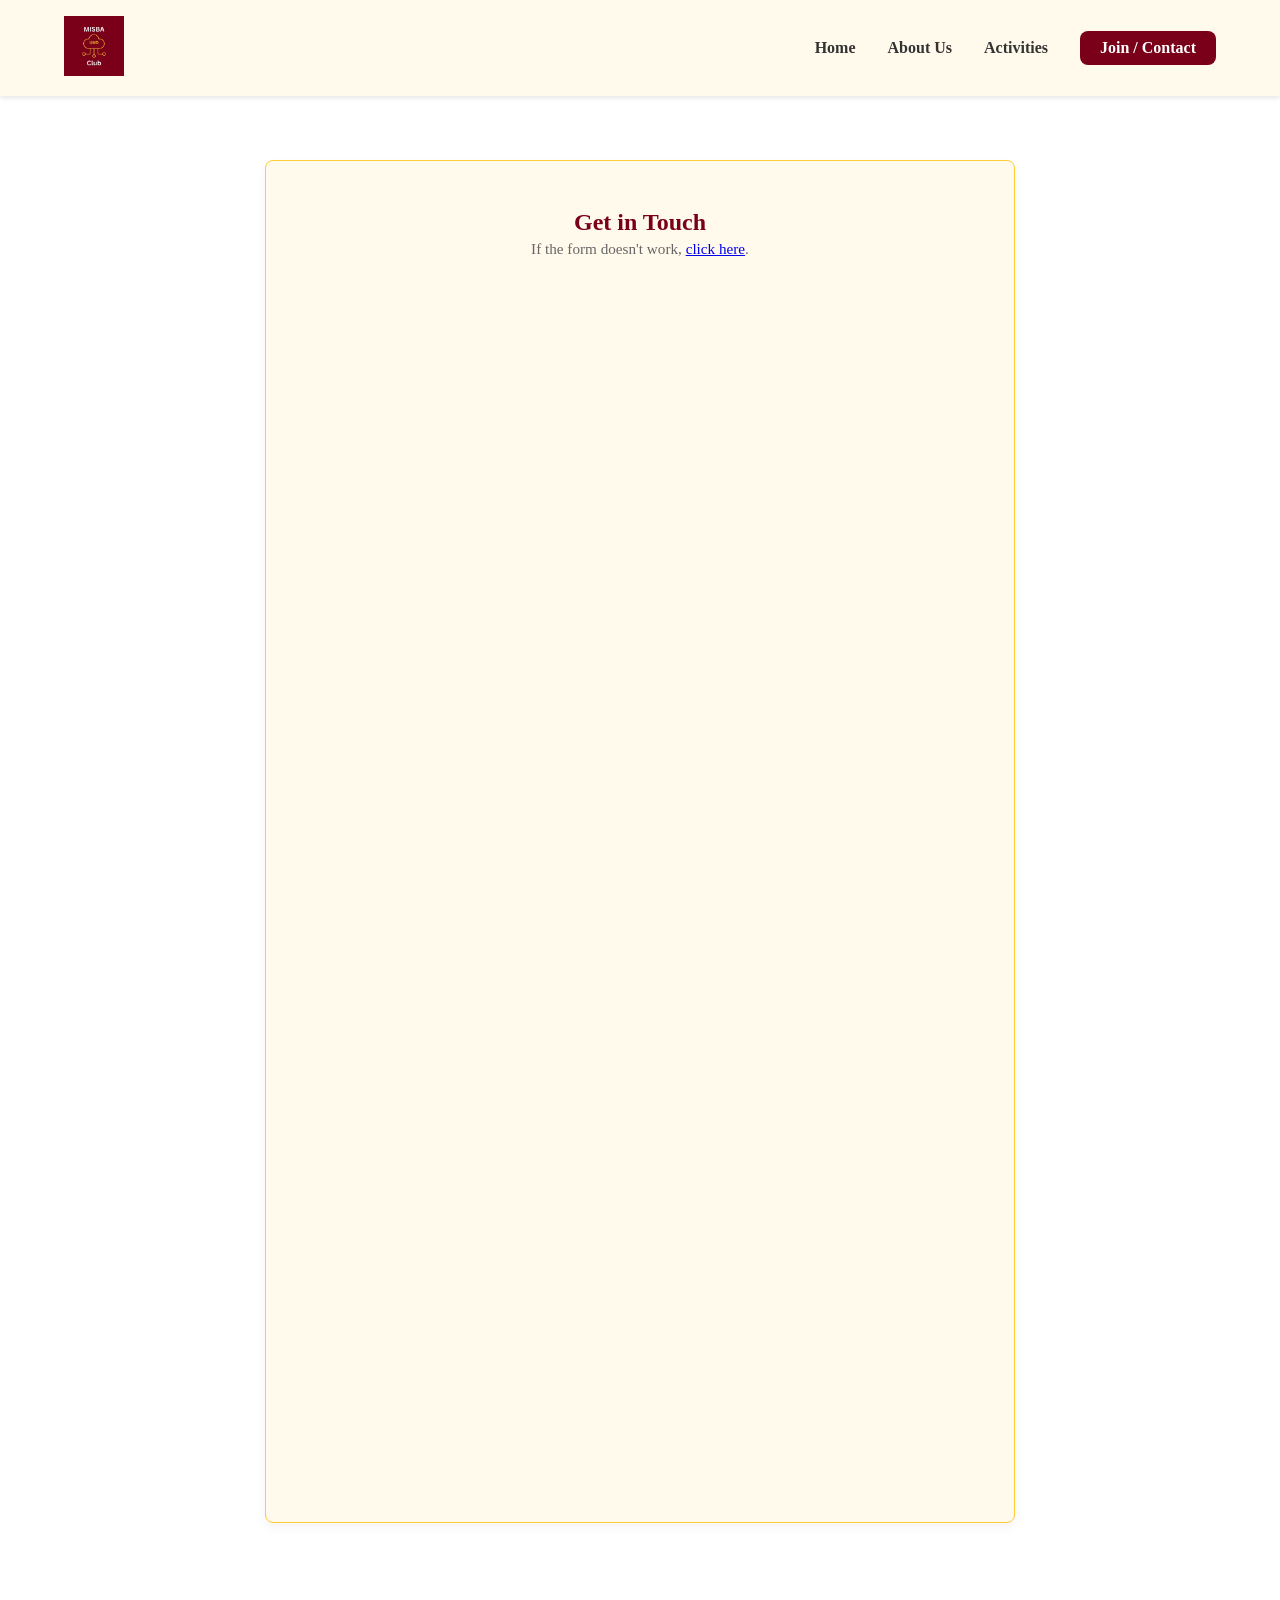
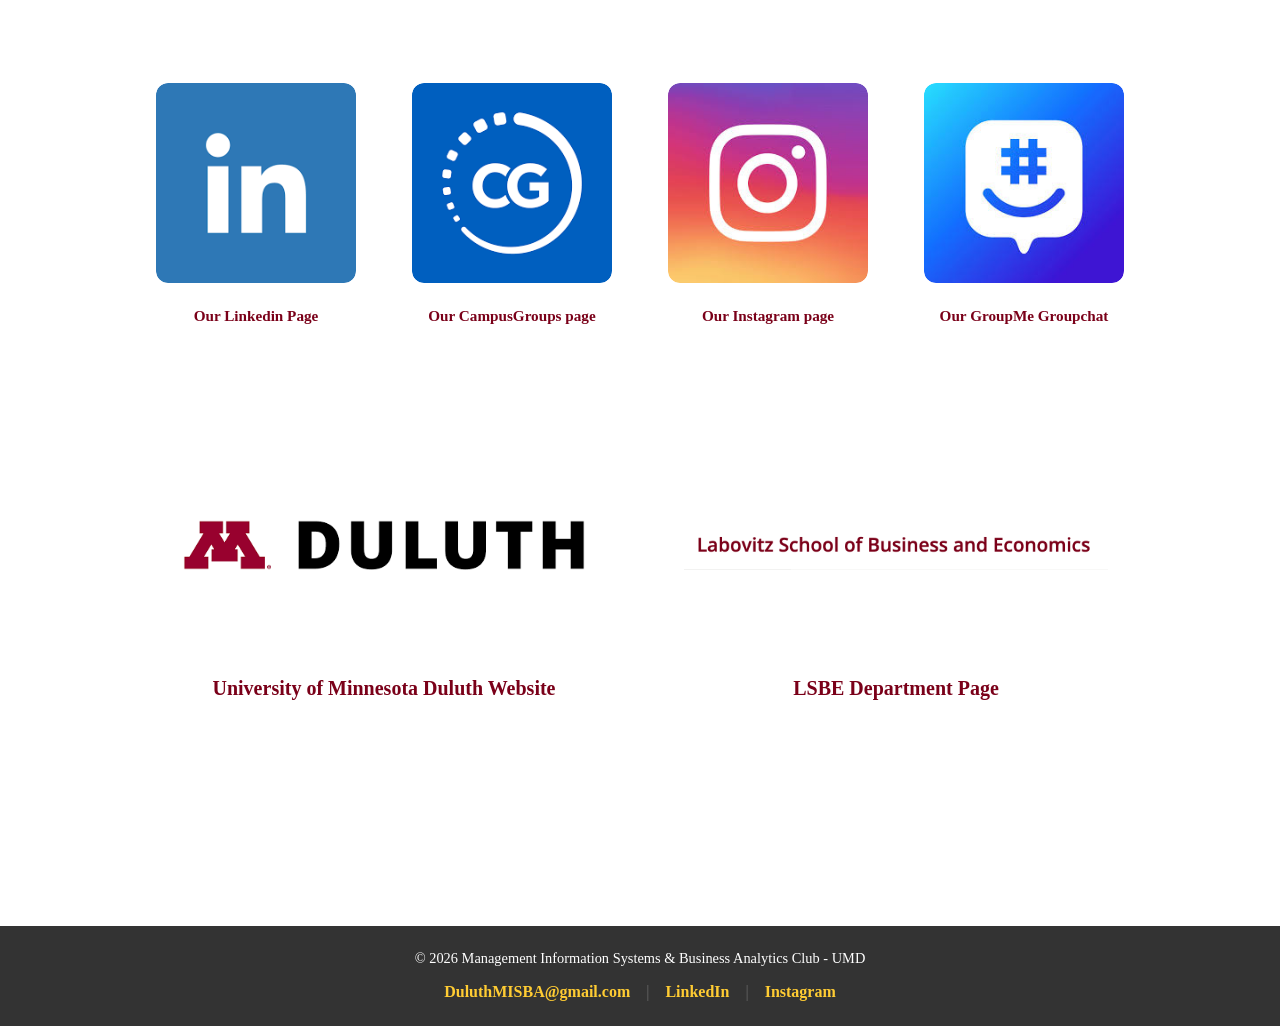
<file: contact.html>
<!DOCTYPE html>
<html lang="en">
<head> 
  <meta charset="UTF-8">
  <meta name="viewport" content="width=device-width, initial-scale=1.0">
  <!-- Nothing above this line should need to be changed with the current layout.-->
  <title>MISBA Club | UMD</title> <!-- This is the site title that shows in your browser tab. Please update if desired. It is currently the same on all pages. -->
  <link rel="stylesheet" href="css/style.css"><!-- IMPORTANT! DO NOT DELETE! This contans all of the page's visual elements. If this is deleted, the page will look gross and will most likely break.-->
</head>

<body>
  <header class="main-header"> <!-- Everything within this section will appear in the header at the top of the page. It will be the same across all pages. If you choose to update it, make sure you update all other pages accordingly. That can be done by copy and pasting the new code in place of the old one. -->
    <div class="header-logo">
      <a href="/"> <!-- This links the header logo to the homepage-->
        <img src="assets/images/Logo.jpeg" alt="MISBA Club Logo"> <!--The header logo. This can be changed just be sure that the file name and path is correct.-->
      </a>
    </div>

    <button class="menu-toggle" id="mobile-menu-btn" aria-label="Toggle navigation"> <!-- This is the hamburger menu that only appears on mobile-->
      <svg viewBox="0 0 24 24" width="28" height="28" stroke="currentColor" stroke-width="2" fill="none" stroke-linecap="round" stroke-linejoin="round">
        <line x1="3" y1="12" x2="21" y2="12"></line>
        <line x1="3" y1="6" x2="21" y2="6"></line>
        <line x1="3" y1="18" x2="21" y2="18"></line>
      </svg>
    </button>

    <nav class="main-nav" id="nav-links"> <!-- The links that show on a computer -->
      <a href="/">Home</a> <!-- the "/" links it to the homepage without showing "/index",which gives the site a cleaner look overall-->
      <a href="about">About Us</a> 
      <a href="activities">Activities</a>
      <a href="contact" class="nav-btn">Join / Contact</a>
    </nav>
  </header>

  <main class="page-content">

    <section class="google-form-section"> <!-- This is the section that contains the contact form. Please update it, as there is currently a placeholder that I (Eli) created, and is not connected to the club email or anything related to it. -->
      <div class="form-wrapper">
        
        <h2>Get in Touch</h2>
        
        <small>If the form doesn't work, <a href="https://forms.gle/EiWv7vtTbY3HTQ7u6" target="_blank">click here</a>.</small> <!-- Update this link with the actual MISBAC contacct form!-->
        
        <iframe src="https://docs.google.com/forms/d/e/1FAIpQLSfyqAv2FsT2pBQdvALZzb1AUtIp923psyq5u_3nw5k15WRXyw/viewform?embedded=true" width="640" height="1180" frameborder="0" marginheight="0" marginwidth="0">Loading…</iframe>  <!-- Replace this with an embed code for the actual MISBAC contact form!-->   
      
      </div>
    </section>

    <section class="links-section"> <!-- This is the section that contains all of the group links and icons. If you choose to update them, make sure to put photos in the correct folder (assets/images/logos). The first four should be square, and the last two are rectangles.-->
      <div class="links-grid">
        <!-- These are the small cards.-->
        <a href="https://www.linkedin.com/in/mis-ba-duluth/" target="_blank" class="link-card small-link"> <!-- Link. If updated, make sure to change the link and description. -->
          <img src="assets/images/logos/linkedin.png" alt="Linkedin Logo" class="card-img-small"> <!-- Photo. The photo here should be a square.-->
          <span>Our Linkedin Page</span> <!-- Text that appears under logo-->
        </a>

        <a href="https://duluthumn.campusgroups.com/MISBA/club_signup" target="_blank" class="link-card small-link"> <!-- Link. If updated, make sure to change the link and description. -->
          <img src="assets/images/logos/campusgroups.png" alt="CampusGroups Logo" class="card-img-small"> <!-- Photo. The photo here should be a square.-->
          <span>Our CampusGroups page</span> <!-- Text that appears under logo-->
        </a>

        <a href="https://www.instagram.com/misbac_umd/" target="_blank" class="link-card small-link"> <!-- Link. If updated, make sure to change the link and description. -->
          <img src="assets/images/logos/instagram.png" alt="Instagram Logo" class="card-img-small"> <!-- Photo. The photo here should be a square.-->
          <span>Our Instagram page</span> <!-- Text that appears under logo-->
        </a>

        <a href="https://groupme.com/join_group/102864632/jWQbuBT5" target="_blank" class="link-card small-link"> <!-- Link. If updated, make sure to change the link and description. -->
          <img src="assets/images/logos/groupme.png" alt="Groupme Icon" class="card-img-small"> <!-- Photo. The photo here should be a square.-->
          <span>Our GroupMe Groupchat</span> <!-- Text that appears under logo-->
        </a>
        <!-- These are the large cards. -->
        <a href="https://d.umn.edu" target="_blank" class="link-card large-link"> <!-- Link. If updated, make sure to change the link and description. -->
          <img src="assets/images/logos/duluth.png" alt="UMD Logo" class="card-img-large"> <!-- Photo. The photo here should be a rectangle.-->
          <span>University of Minnesota Duluth Website</span> <!-- Text that appears under logo-->
        </a>

        <a href="https://lsbe.d.umn.edu" target="_blank" class="link-card large-link"> <!-- Link. If updated, make sure to change the link and description. -->
          <img src="assets/images/logos/lsbe.png" alt="LSBE" class="card-img-large"> <!-- Photo. The photo here should be a rectangle.-->
          <span>LSBE Department Page</span> <!-- Text that appears under logo-->
        </a>

      </div> </section>
    
  </main>  
  <footer class="main-footer"> <!-- Everything within this section will appear in the footer at the bottom of the page. It will be the same across all sites. If you choose to update it, make sure you update all other pages accordingly. That can be done by copy and pasting the new code in place of the old one. -->
    <div class="footer-content">
      <p>&copy; 2026 Management Information Systems & Business Analytics Club - UMD</p> <!-- Copyrighgt statement -->
      
      <div class="footer-links">
        <a href="mailto:DuluthMISBA@gmail.com">DuluthMISBA@gmail.com</a> <!-- Launches the user's email application to send an email -->
        <span>|</span>
        <a href="https://www.linkedin.com/in/mis-ba-duluth/" target="_blank">LinkedIn</a> <!-- The MISBAC Linkedin -->
        <span>|</span>
        <a href="https://www.instagram.com/misbac_umd" target="_blank">Instagram</a> <!-- The MISBAC Instagram-->
      </div>
    </div>
  </footer>

  <script src="js/script.js"></script> <!-- THIS IS IMPORTANT, DO NOT DELETE IT! This is what tells the page to reference script.js for key functions. If you delete this, it will damage overall site functionality. -->
</body>
</html>
</file>
<file: css/style.css>
/* ==========================================================================
   MISBA CLUB UMD - MASTER STYLESHEET
   ========================================================================== 
   
   TABLE OF CONTENTS:
   01. GLOBAL VARIABLES & BASE STYLES (Colors, fonts, accessibility)   Lines 17-65
   02. BASE LAYOUT & FOOTER ANCHORING                                  Lines 66-84
   03. HEADER & NAVIGATION (Includes Mobile Menu)                      Lines 85-188
   04. FOOTER STYLES                                                   Lines 189-232
   05. PAGE: HOME (Hero, Quick Summary, Live Embed)                    Lines 233-372
   06. PAGE: ABOUT US (Intro, Board Cards, FAQ Flip Cards)             Lines 373-589
   07. PAGE: ACTIVITIES (General Info Cards, Image Gallery/Photowheel) Lines 590-735
   08. PAGE: JOIN / CONTACT (Icon Links Grid, Google Form Embed)       Lines 736-875
   ========================================================================== */


/* ==========================================================================
   01. GLOBAL VARIABLES & BASE STYLES
   ========================================================================== */

:root {
  /* MAIN BRAND COLORS */
  --primary-color: #7A0019;   /* UMD Maroon */
  --secondary-color: #FFCC33; /* UMD Gold */
  
  /* NEUTRAL BACKGROUND & TEXT COLORS */
  --bg-light: #F8F9FA;
  --bg-white: #FFFFFF;
  --text-dark: #333333;
  --text-muted: #666666;

  /* TYPOGRAPHY & SHAPES */
  --font-main: 'Segoe UI', Tahoma, Geneva, Verdana, sans-serif;
  --border-radius: 8px; /* Change this to make all boxes more or less rounded */
}

/* Universal Reset: Strips default browser margins so the layout is consistent */
* {
  margin: 0;
  padding: 0;
  box-sizing: border-box;
}

/* Smooth Scrolling for anchor links */
html {
  scroll-behavior: smooth;
}

/* Accessibility: Custom focus rings for keyboard navigation */
a:focus-visible, 
button:focus-visible, 
input:focus-visible, 
textarea:focus-visible {
  outline: 3px solid var(--secondary-color);
  outline-offset: 4px;
  border-radius: 4px;
}

/* Image Fail-safes: Shows a clean background if an image breaks */
img {
  background-color: var(--bg-light); 
  -webkit-user-drag: none; /* Prevents accidental desktop dragging */
}


/* ==========================================================================
   02. BASE LAYOUT & FOOTER ANCHORING
   ========================================================================== */

body {
  /* Tells the absolute-positioned footer what to anchor itself to */
  position: relative; 
  min-height: 100vh; 
  
  /* Creates a safe zone at the bottom so page text doesn't hide behind the footer */
  padding-bottom: 150px; 
}

/* Wrapper for the main content on every page */
.page-content {
  padding-bottom: 3rem; 
}


/* ==========================================================================
   03. HEADER & NAVIGATION
   ========================================================================== */

.main-header {
  display: flex;
  justify-content: space-between; /* Logo left, Nav right */
  align-items: center; 
  padding: 1rem 5%; 
  background-color: #FFFAEB; /* Light yellow background */
  box-shadow: 0 2px 5px rgba(0,0,0,0.1); 
  
  /* Sticky Header Mechanics */
  position: sticky;
  top: 0;
  z-index: 1000; 
}

.header-logo img {
  height: 60px;
  width: auto;
  background-color: transparent; /* Overrides the image fallback for the logo */
}

/* --- DESKTOP NAVIGATION --- */
.main-nav {
  display: flex;
  gap: 2rem; 
  align-items: center;
}

.main-nav a {
  text-decoration: none; 
  color: var(--text-dark);
  font-weight: 600;
  transition: color 0.3s ease; 
}

.main-nav a:hover {
  color: var(--primary-color);
}

/* Special styling for the 'Join / Contact' button */
.main-nav .nav-btn {
  background-color: var(--primary-color);
  color: var(--bg-white);
  padding: 0.5rem 1.25rem;
  border-radius: var(--border-radius);
  transition: background-color 0.3s ease;
}

.main-nav .nav-btn:hover {
  background-color: var(--secondary-color); 
  color: var(--text-dark);
}

/* --- MOBILE NAVIGATION --- */
.menu-toggle {
  display: none; /* Hidden on desktop screens */
  background: none;
  border: none;
  color: var(--primary-color); 
  cursor: pointer;
  padding: 0;
}

@media (max-width: 768px) {
  .menu-toggle {
    display: block; /* Show hamburger button on phones */
  }

  /* Transform the horizontal links into a vertical dropdown */
  .main-nav {
    display: none; /* Hidden until toggled via JavaScript */
    flex-direction: column;
    position: absolute;
    top: 100%; 
    left: 0;
    width: 100%;
    background-color: #FFFAEB; 
    /* Floating shadow effect for the mobile menu */
    box-shadow: 0 10px 15px -3px rgba(0, 0, 0, 0.1), 0 4px 6px -2px rgba(0, 0, 0, 0.05);
    padding: 1rem 0;
    gap: 0; 
  }

  .main-nav.active {
    display: flex; /* Class added by JS to open the menu */
  }

  .main-nav a {
    padding: 1rem;
    text-align: center;
    width: 100%;
    box-sizing: border-box; 
  }

  .main-nav .nav-btn {
    width: max-content;
    margin: 0.5rem auto; 
  }
}


/* ==========================================================================
   04. FOOTER STYLES
   ========================================================================== */

.main-footer {
  position: absolute;
  bottom: 0;
  left: 0;
  width: 100%;
  height: 100px; /* If you add more text to the footer, increase this! */
  background-color: var(--text-dark);
  color: var(--bg-white);
  text-align: center;
  padding: 1.5rem 5%; 
}

.footer-content p {
  margin-bottom: 1rem;
  font-size: 0.9rem;
}

.footer-links {
  display: flex;
  justify-content: center;
  gap: 1rem;
  align-items: center;
}

.footer-links a {
  color: var(--secondary-color); 
  text-decoration: none;
  font-weight: bold;
  transition: opacity 0.3s ease;
}

.footer-links a:hover {
  opacity: 0.8; 
}

.footer-links span {
  color: var(--text-muted); /* The vertical divider pipes | */
}


/* ==========================================================================
   05. PAGE: HOME
   ========================================================================== */

/* --- HERO BANNER --- */
.hero {
  background-color: var(--primary-color);
  color: var(--bg-white);
  display: flex;
  justify-content: center;
  align-items: center;
  text-align: center;
  min-height: 60vh; 
  padding: 2rem 5%;
}

.hero-content h1 {
  font-size: 3rem;
  margin-bottom: 1rem;
}

.hero-content p {
  font-size: 1.25rem;
  max-width: 600px; 
  margin: 0 auto 2rem auto;
}

.hero-buttons {
  display: flex;
  justify-content: center;
  gap: 1.5rem;
  flex-wrap: wrap; 
}

/* Generic Button Styles */
.btn {
  padding: 0.75rem 1.5rem;
  text-decoration: none;
  font-weight: bold;
  border-radius: var(--border-radius);
  transition: all 0.3s ease;
}

.btn-primary {
  background-color: var(--secondary-color);
  color: var(--text-dark);
}

.btn-primary:hover {
  background-color: #e6b800; 
  transform: translateY(-2px); 
}

.btn-secondary {
  background-color: transparent;
  color: var(--bg-white);
  border: 2px solid var(--bg-white);
}

.btn-secondary:hover {
  background-color: var(--bg-white);
  color: var(--primary-color);
}

/* --- QUICK SUMMARY CARDS --- */
.quick-summary {
  display: flex;
  justify-content: center;
  gap: 2rem;
  padding: 4rem 5%;
  flex-wrap: wrap; 
}

.summary-card {
  background-color: #FFFAEB; 
  padding: 2rem;
  border-radius: var(--border-radius);
  box-shadow: 0 4px 6px rgba(0,0,0,0.05);
  border: 1px solid var(--secondary-color); 
  max-width: 400px;
  text-align: center;
  transition: transform 0.3s ease, box-shadow 0.3s ease, border-color 0.3s ease;
}

.summary-card:hover {
  transform: translateY(-8px); 
  box-shadow: 0 15px 30px rgba(0,0,0,0.15); 
  border-color: var(--primary-color); /* Changes to Maroon on hover */
}

.summary-card h3 {
  color: var(--primary-color);
  margin-bottom: 1rem;
}

.summary-card p {
  margin-bottom: 1.5rem;
  color: var(--text-muted);
}

.summary-card a {
  color: var(--primary-color);
  text-decoration: none;
  font-weight: bold;
}

.summary-card a:hover {
  text-decoration: underline;
}

/* --- LIVE EMBED SECTION (Instagram) --- */
.live-embed-section {
  padding: 4rem 5%;
  text-align: center;
  background-color: var(--bg-white); 
}

.live-embed-section h2 {
  color: var(--primary-color);
  margin-bottom: 0.5rem;
}

.live-embed-section p {
  color: var(--text-muted);
  margin-bottom: 2rem;
}

.embed-wrapper {
  width: 100%;
  max-width: 540px; 
  margin: 0 auto; 
}

.iframe-container iframe {
  width: 100%;
  height: 100%;
  border: none; 
}


/* ==========================================================================
   06. PAGE: ABOUT US
   ========================================================================== */

/* --- INTRO SECTION --- */
.about-intro {
  padding: 4rem 5%;
  text-align: center;
  max-width: 800px; 
  margin: 0 auto;
}

.about-intro h2 {
  color: var(--primary-color);
  margin-bottom: 1rem;
}

.about-intro p {
  font-size: 1.1rem;
  line-height: 1.6;
  color: var(--text-dark);
}

/* --- MEET THE BOARD CARDS (Slide-Up Overlay) --- */
.board-section {
  padding: 4rem 5%;
  text-align: center;
}

.board-section h2 {
  color: var(--primary-color);
  margin-bottom: 0.5rem;
}

.board-section > p {
  color: var(--text-muted);
  margin-bottom: 2rem;
}

.board-grid {
  display: grid;
  grid-template-columns: repeat(4, 1fr); /* 4 cards across on desktop */
  gap: 2rem;
  max-width: 1200px;
  margin: 0 auto;
}

.board-card {
  background-color: #FFFAEB; 
  border: 1px solid var(--secondary-color);
  border-radius: var(--border-radius);
  box-shadow: 0 4px 6px rgba(0,0,0,0.05);
  display: flex;
  flex-direction: column;
  position: relative; 
  overflow: hidden; /* Clips the sliding overlay safely inside the box */
  cursor: pointer;
  height: 420px; 
}

.board-photo {
  width: 100%;
  height: 260px; 
  object-fit: cover;
  margin: 0; 
}

.board-info {
  padding: 1.25rem;
  display: flex;
  flex-direction: column;
  flex-grow: 1;
}

.board-info h3 {
  color: var(--primary-color);
  margin-bottom: 0.25rem;
  margin-top: 0;
}

.board-title {
  color: var(--text-dark);
  font-weight: bold;
  text-transform: uppercase;
  font-size: 0.85rem;
  margin-bottom: auto; 
}

.board-overlay {
  position: absolute;
  top: 0;
  left: 0;
  width: 100%;
  height: 100%;
  background-color: #FFFAEB; 
  border: 4px solid var(--primary-color); 
  box-sizing: border-box; 
  padding: 2rem 1.5rem;
  display: flex;
  flex-direction: column;
  justify-content: center;
  
  /* Starts hidden below the card */
  transform: translateY(100%); 
  transition: transform 0.4s ease-in-out;
}

.board-overlay h3 {
  color: var(--primary-color);
  margin: 0;
  font-size: 1rem;
}

.board-overlay p {
  color: var(--text-dark);
  font-size: 0.95rem;
  margin-bottom: 0.75rem;
}

/* Triggered by JavaScript to show the back of the board card */
.board-card.is-active .board-overlay {
  transform: translateY(0); 
}

@media (max-width: 900px) { .board-grid { grid-template-columns: repeat(2, 1fr); } }
@media (max-width: 600px) { .board-grid { grid-template-columns: 1fr; } }


/* --- FAQ / Q&A FLIP CARDS (3D Rotation) --- */
.qa-section {
  padding: 4rem 5%;
  text-align: center;
}

.qa-section h2 {
  color: var(--primary-color);
  margin-bottom: 0.5rem;
}

.qa-section > p {
  color: var(--text-muted);
  margin-bottom: 2rem;
}

.qa-grid {
  display: grid;
  grid-template-columns: repeat(3, 1fr);
  gap: 2rem;
  max-width: 1200px;
  margin: 0 auto;
}

/* 3D Container */
.flip-card {
  background-color: transparent;
  width: 100%;
  height: 250px; 
  perspective: 1000px; /* Establishes the 3D depth */
  cursor: pointer;
}

.flip-card-inner {
  position: relative;
  width: 100%;
  height: 100%;
  text-align: center;
  transition: transform 0.6s ease;
  transform-style: preserve-3d; /* Tells the browser it operates in 3D space */
}

/* Triggered by JavaScript to rotate the card */
.flip-card.is-flipped .flip-card-inner {
  transform: rotateY(180deg);
}

.flip-card-front, .flip-card-back {
  position: absolute;
  width: 100%;
  height: 100%;
  border-radius: var(--border-radius);
  display: flex;
  flex-direction: column;
  justify-content: center;
  align-items: center;
  padding: 1.5rem;
  box-shadow: 0 4px 10px rgba(0,0,0,0.1);
  
  /* Hides the back of the card when you are looking at the front */
  -webkit-backface-visibility: hidden; 
  backface-visibility: hidden; 
}

.flip-card-front {
  background-color: #FFFAEB; 
  border: 1px solid var(--secondary-color);
  color: var(--primary-color);
}

.flip-card-front h3 { margin-bottom: 0.5rem; }

.click-hint {
  font-size: 0.85rem;
  color: var(--text-muted);
  font-style: italic;
}

.flip-card-back {
  background-color: #FFFAEB; 
  color: var(--primary-color); 
  border: 1px solid var(--secondary-color); 
  transform: rotateY(180deg); /* Starts flipped around */
}

@media (max-width: 900px) { .qa-grid { grid-template-columns: repeat(2, 1fr); } }
@media (max-width: 600px) { .qa-grid { grid-template-columns: 1fr; } }


/* ==========================================================================
   07. PAGE: ACTIVITIES
   ========================================================================== */

/* --- GENERAL INFO CARDS --- */
.info-section {
  padding: 4rem 5%;
  max-width: 1200px;
  margin: 0 auto;
}

.info-grid {
  display: grid;
  grid-template-columns: repeat(3, 1fr);
  gap: 2rem;
}

.info-card {
  background-color: #FFFAEB; 
  border-radius: var(--border-radius);
  border: 1px solid var(--secondary-color);
  box-shadow: 0 4px 6px rgba(0,0,0,0.05);
  display: flex;
  flex-direction: column;
  overflow: hidden; 
}

.info-card img {
  width: 100%;
  height: 450px; 
  object-fit: cover;
  margin: 0; 
}

.info-content {
  padding: 1.5rem;
  flex-grow: 1; /* Pushes content down to keep cards equal heights */
}

.info-content h3 {
  color: var(--primary-color);
  margin-bottom: 0.75rem;
  margin-top: 0;
}

.info-content p {
  color: var(--text-dark);
  line-height: 1.6;
  margin: 0;
}

@media (max-width: 900px) { .info-grid { grid-template-columns: repeat(2, 1fr); } }
@media (max-width: 600px) { .info-grid { grid-template-columns: 1fr; } }


/* --- IMAGE GALLERY (PHOTOWHEEL) --- */
.gallery-section {
  padding: 4rem 5%;
  text-align: center;
  max-width: 900px;
  margin: 0 auto;
}

.gallery-section h2 {
  color: var(--primary-color);
  margin-bottom: 0.5rem;
  margin-top: 0;
}

.gallery-section p {
  color: var(--text-muted);
  margin-bottom: 2rem;
}

.gallery-wrapper {
  position: relative;
  background-color: #FFFAEB; 
  border: 1px solid var(--secondary-color);
  border-radius: var(--border-radius);
  padding: 1rem;
  box-shadow: 0 4px 10px rgba(0,0,0,0.05);
  display: flex;
  align-items: center;
  justify-content: center;
}

.gallery-track {
  width: 100%;
  position: relative;
  overflow: hidden;
  border-radius: 8px; 
  background-color: #000; 
  aspect-ratio: 4 / 3; 
}

.gallery-img {
  position: absolute;
  top: 0;
  left: 0;
  width: 100%;
  height: 100%;
  object-fit: contain;
  opacity: 0; 
  transition: opacity 0.4s ease-in-out; 
  pointer-events: none;
}

.gallery-img.active {
  opacity: 1;
  pointer-events: auto;
}

.gallery-btn {
  position: absolute;
  top: 50%;
  transform: translateY(-50%);
  background-color: rgba(255, 255, 255, 0.9);
  color: var(--primary-color);
  border: 2px solid var(--primary-color);
  border-radius: 50%;
  width: 45px;
  height: 45px;
  font-size: 1.25rem;
  cursor: pointer;
  z-index: 10;
  display: flex;
  align-items: center;
  justify-content: center;
  transition: background-color 0.2s, color 0.2s;
}

.gallery-btn:hover {
  background-color: var(--primary-color);
  color: white;
}

.prev-btn { left: -20px; } 
.next-btn { right: -20px; }

@media (max-width: 600px) {
  .gallery-btn { width: 35px; height: 35px; font-size: 1rem; }
  .prev-btn { left: -10px; }
  .next-btn { right: -10px; }
}


/* ==========================================================================
   08. PAGE: JOIN / CONTACT
   ========================================================================== */

/* --- SOCIAL & ICON LINKS GRID --- */
.links-section {
  padding: 4rem 5%;
}

.links-grid {
  display: grid;
  grid-template-columns: repeat(4, 1fr); 
  gap: 1.5rem;
  max-width: 1000px;
  margin: 0 auto;
}

.link-card {
  display: flex;
  flex-direction: column;
  justify-content: center;
  align-items: center;
  text-decoration: none;
  color: var(--primary-color);
  transition: transform 0.2s ease; 
}

.link-card:hover {
  transform: translateY(-5px);
  color: var(--secondary-color); 
}

/* Span Math: Small = 1 column, Large = 2 columns */
.small-link {
  grid-column: span 1;
  padding: 2rem 1rem;
  gap: 0.75rem;
}

.small-link span {
  font-size: 0.95rem;
  font-weight: 600;
}

.large-link {
  grid-column: span 2;
  padding: 4rem 2rem; 
  gap: 1.25rem;
}

.large-link span {
  font-size: 1.25rem; 
  font-weight: 700;
}

/* Desktop Logo Image Sizing */
.card-img-small {
  width: 200px; 
  max-width: 100%; 
  height: 200px;
  object-fit: contain;
  margin-bottom: 0.75rem;
  border-radius: 12px; 
  /* Mobile Safari override */
  -webkit-clip-path: inset(0px round 12px); 
  clip-path: inset(0px round 12px);
  background-color: transparent;
}

.card-img-large {
  width: 500px; 
  max-width: 100%; 
  height: 200px;
  object-fit: contain;
  margin-bottom: 0.75rem;
  border-radius: 20px; 
  /* Mobile Safari override */
  -webkit-clip-path: inset(0px round 20px); 
  clip-path: inset(0px round 20px);
  background-color: transparent;
}

@media (max-width: 800px) {
  .links-grid { grid-template-columns: repeat(2, 1fr); }
  .large-link {
    grid-column: span 2; 
    padding: 3rem 1.5rem;
  }
}

@media (max-width: 500px) {
  .links-grid { grid-template-columns: 1fr; }
  .small-link, .large-link { grid-column: span 1; }

  .card-img-small { height: 150px !important; }
  .card-img-large { height: 100px !important; }
}


/* --- GOOGLE FORM EMBED --- */
.google-form-section {
  padding: 4rem 5%;
  display: flex;
  justify-content: center;
}

.form-wrapper {
  background-color: #FFFAEB; 
  border: 1px solid var(--secondary-color);
  border-radius: var(--border-radius);
  box-shadow: 0 4px 10px rgba(0,0,0,0.05);
  padding: 3rem 2rem;
  max-width: 750px; 
  width: 100%;
  text-align: center;
}

.form-wrapper h2 {
  color: var(--primary-color);
  margin-top: 0;
  margin-bottom: 0.25rem;
}

.form-wrapper small {
  display: block; 
  color: var(--text-muted);
  font-size: 0.95rem;
  margin-bottom: 2rem; 
}

.form-wrapper iframe {
  width: 100%; 
  min-height: 800px; 
  border: none;
  border-radius: 8px; 
}

@media (max-width: 600px) {
  .form-wrapper { padding: 2rem 1rem; }
}
</file>
